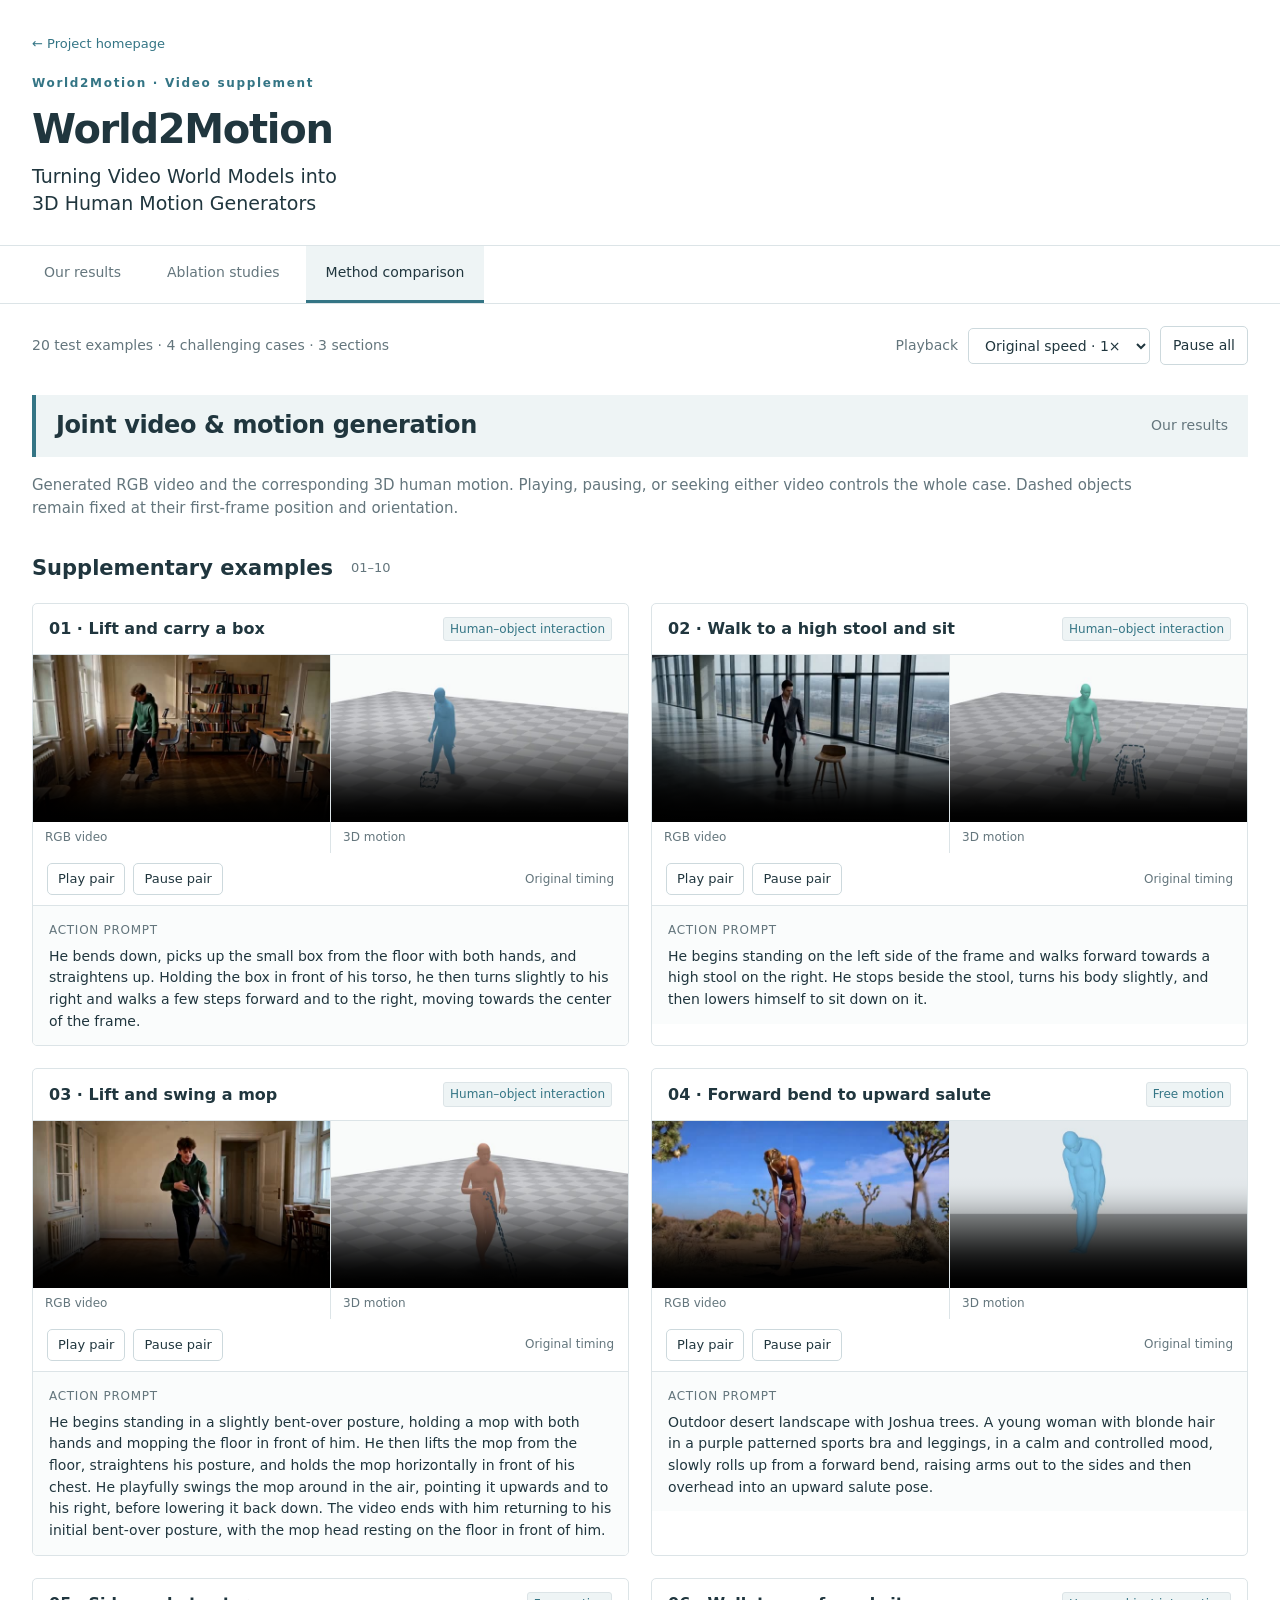
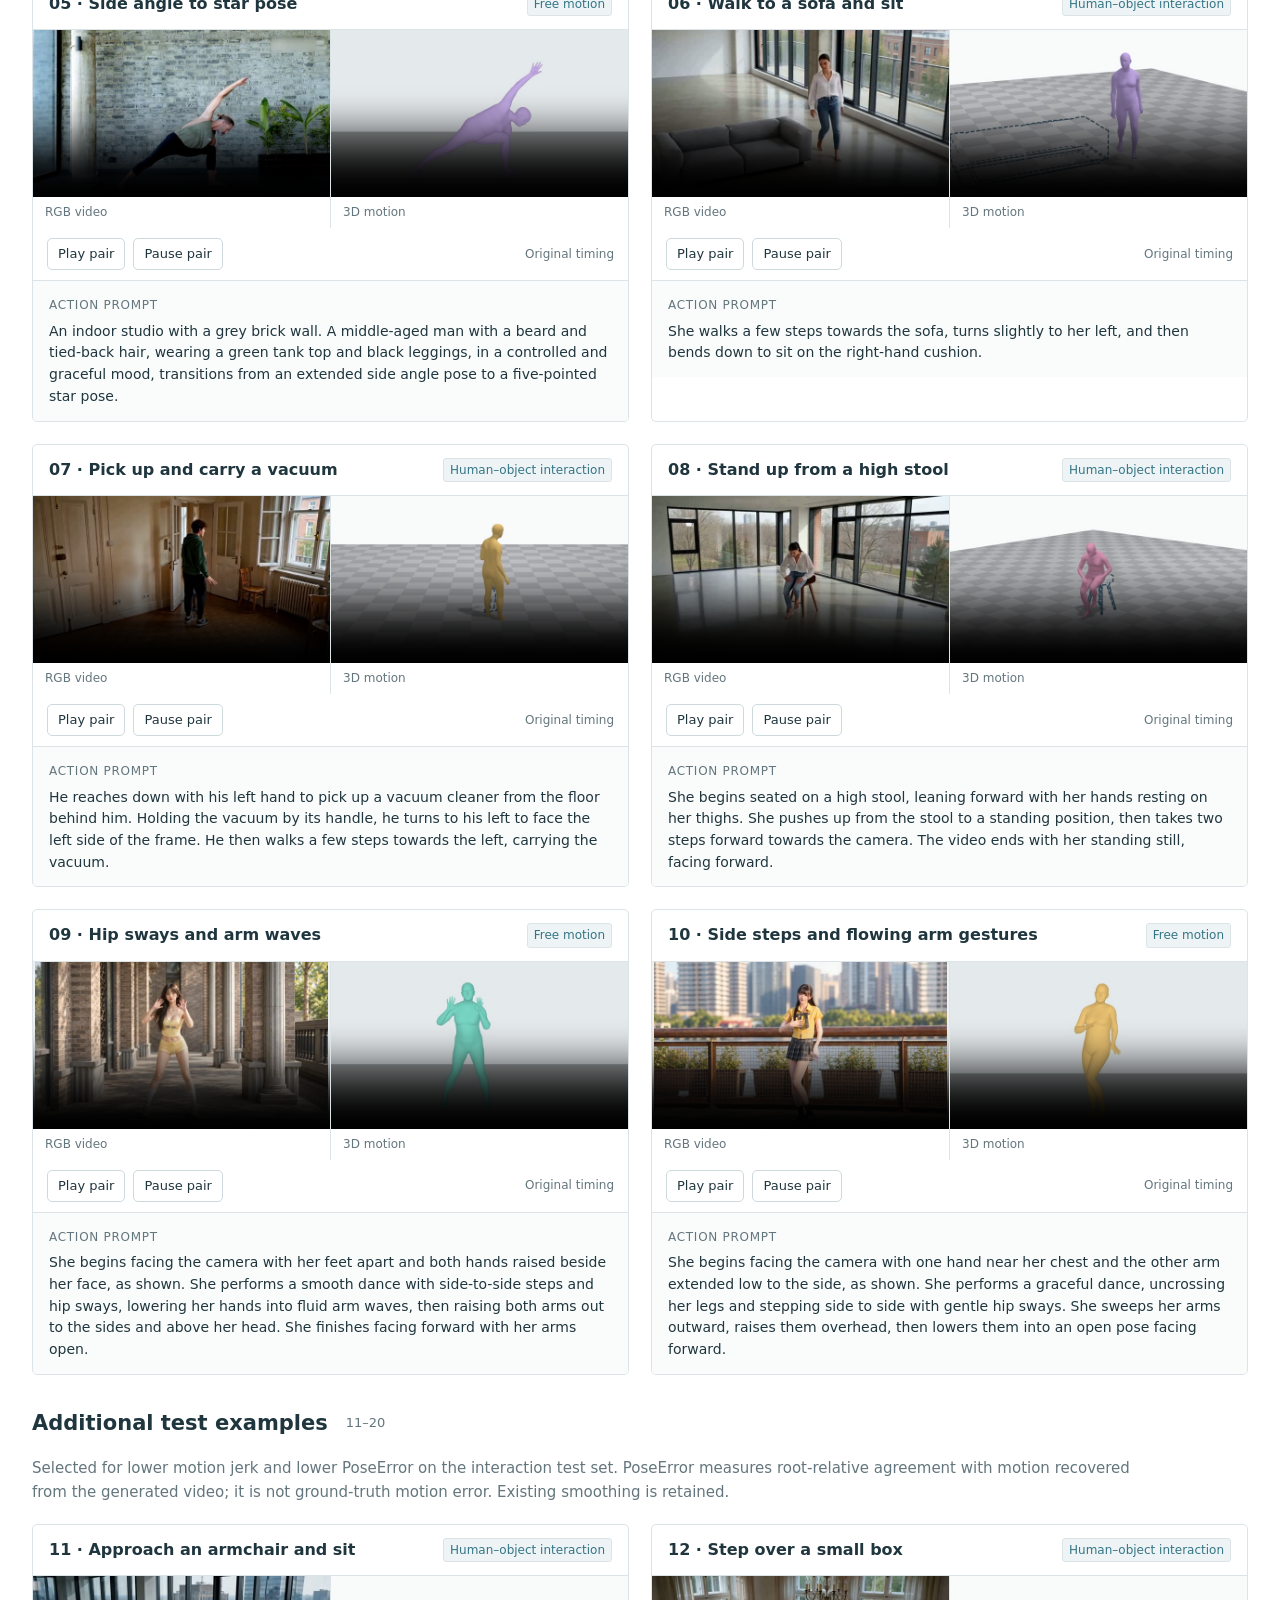
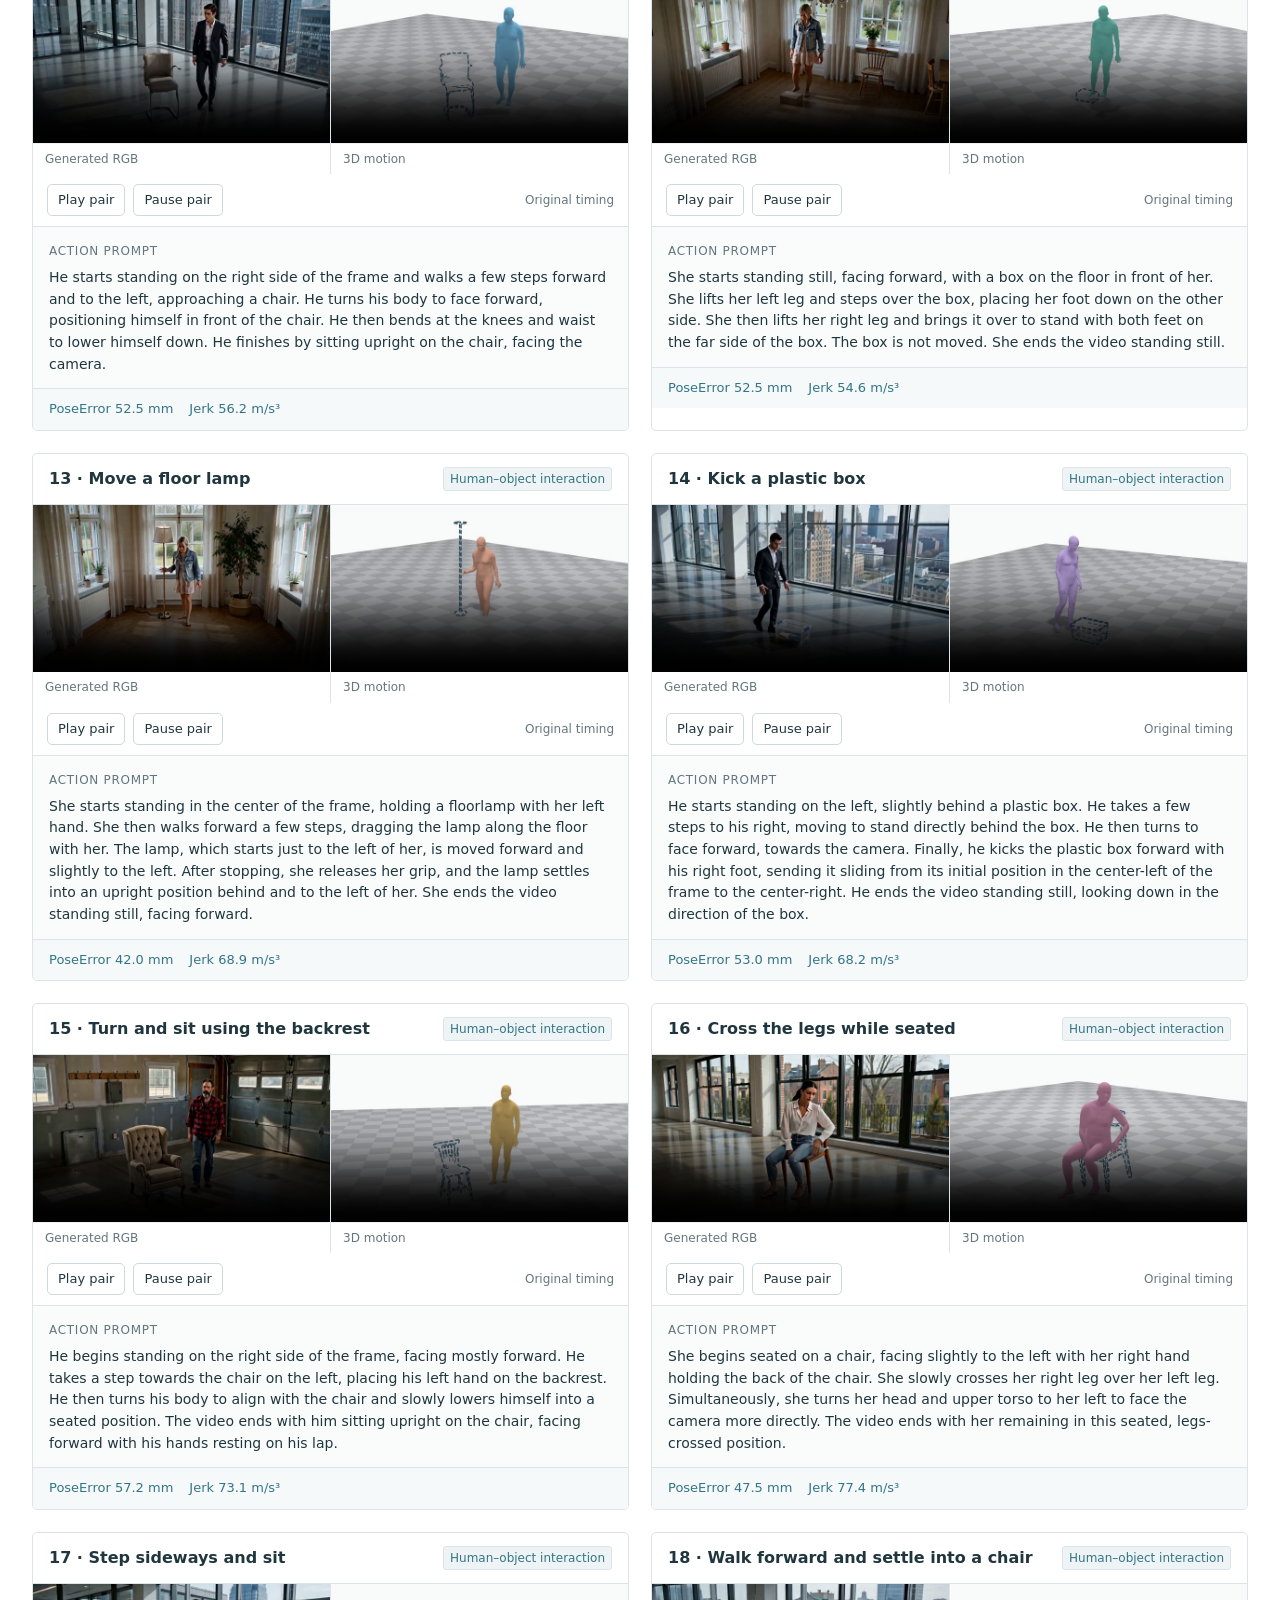
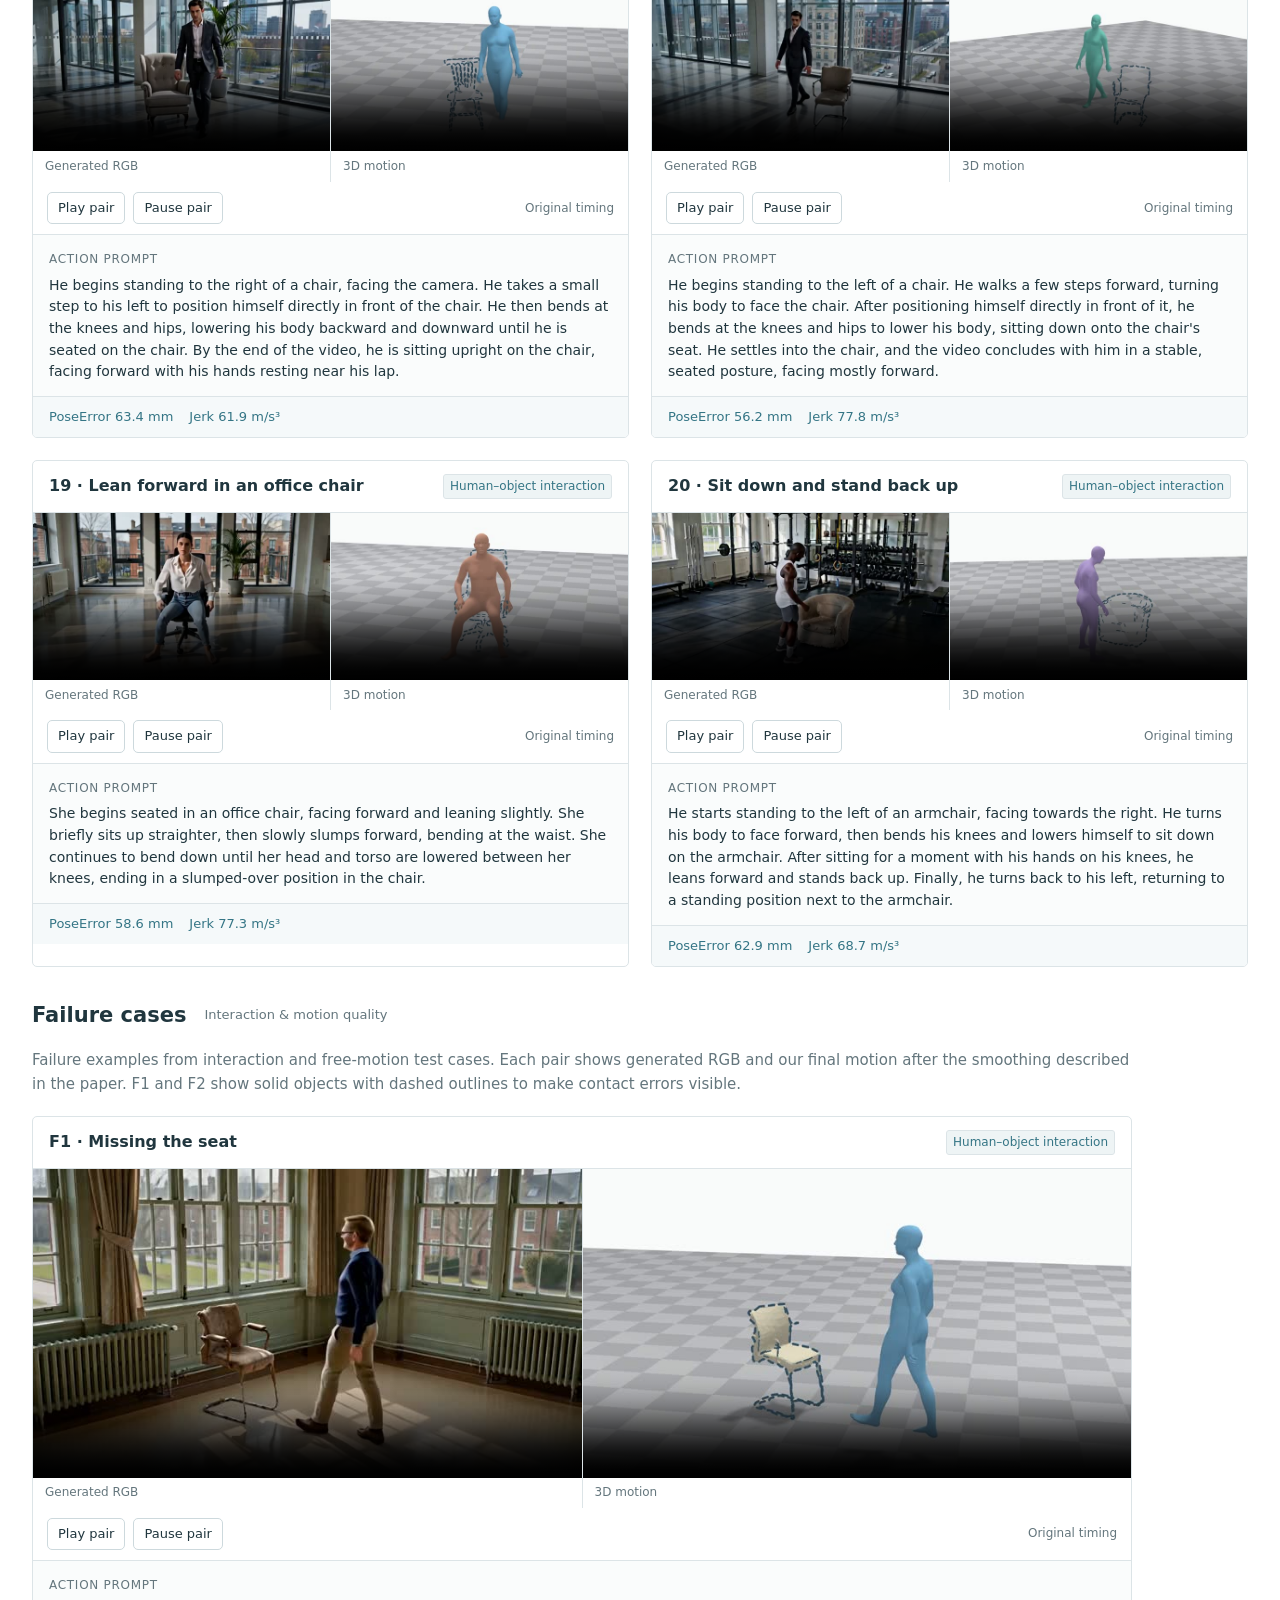
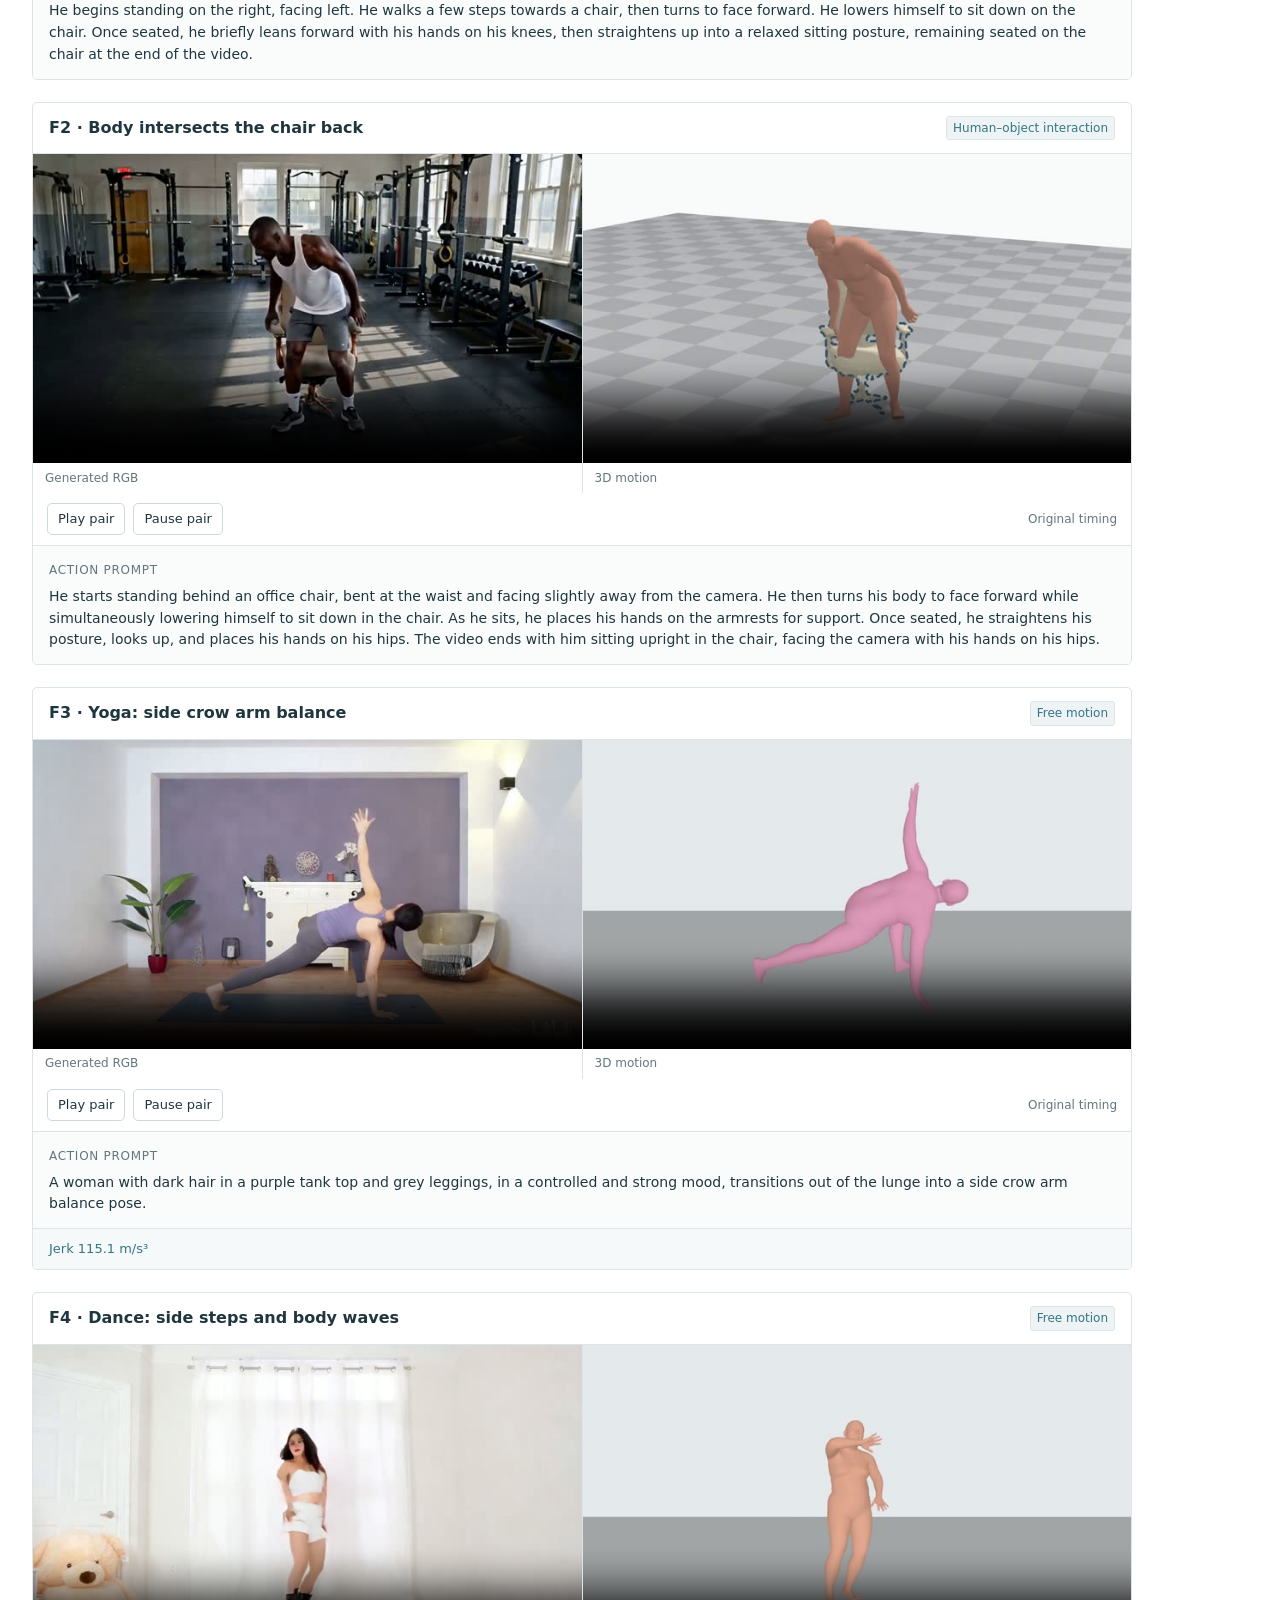
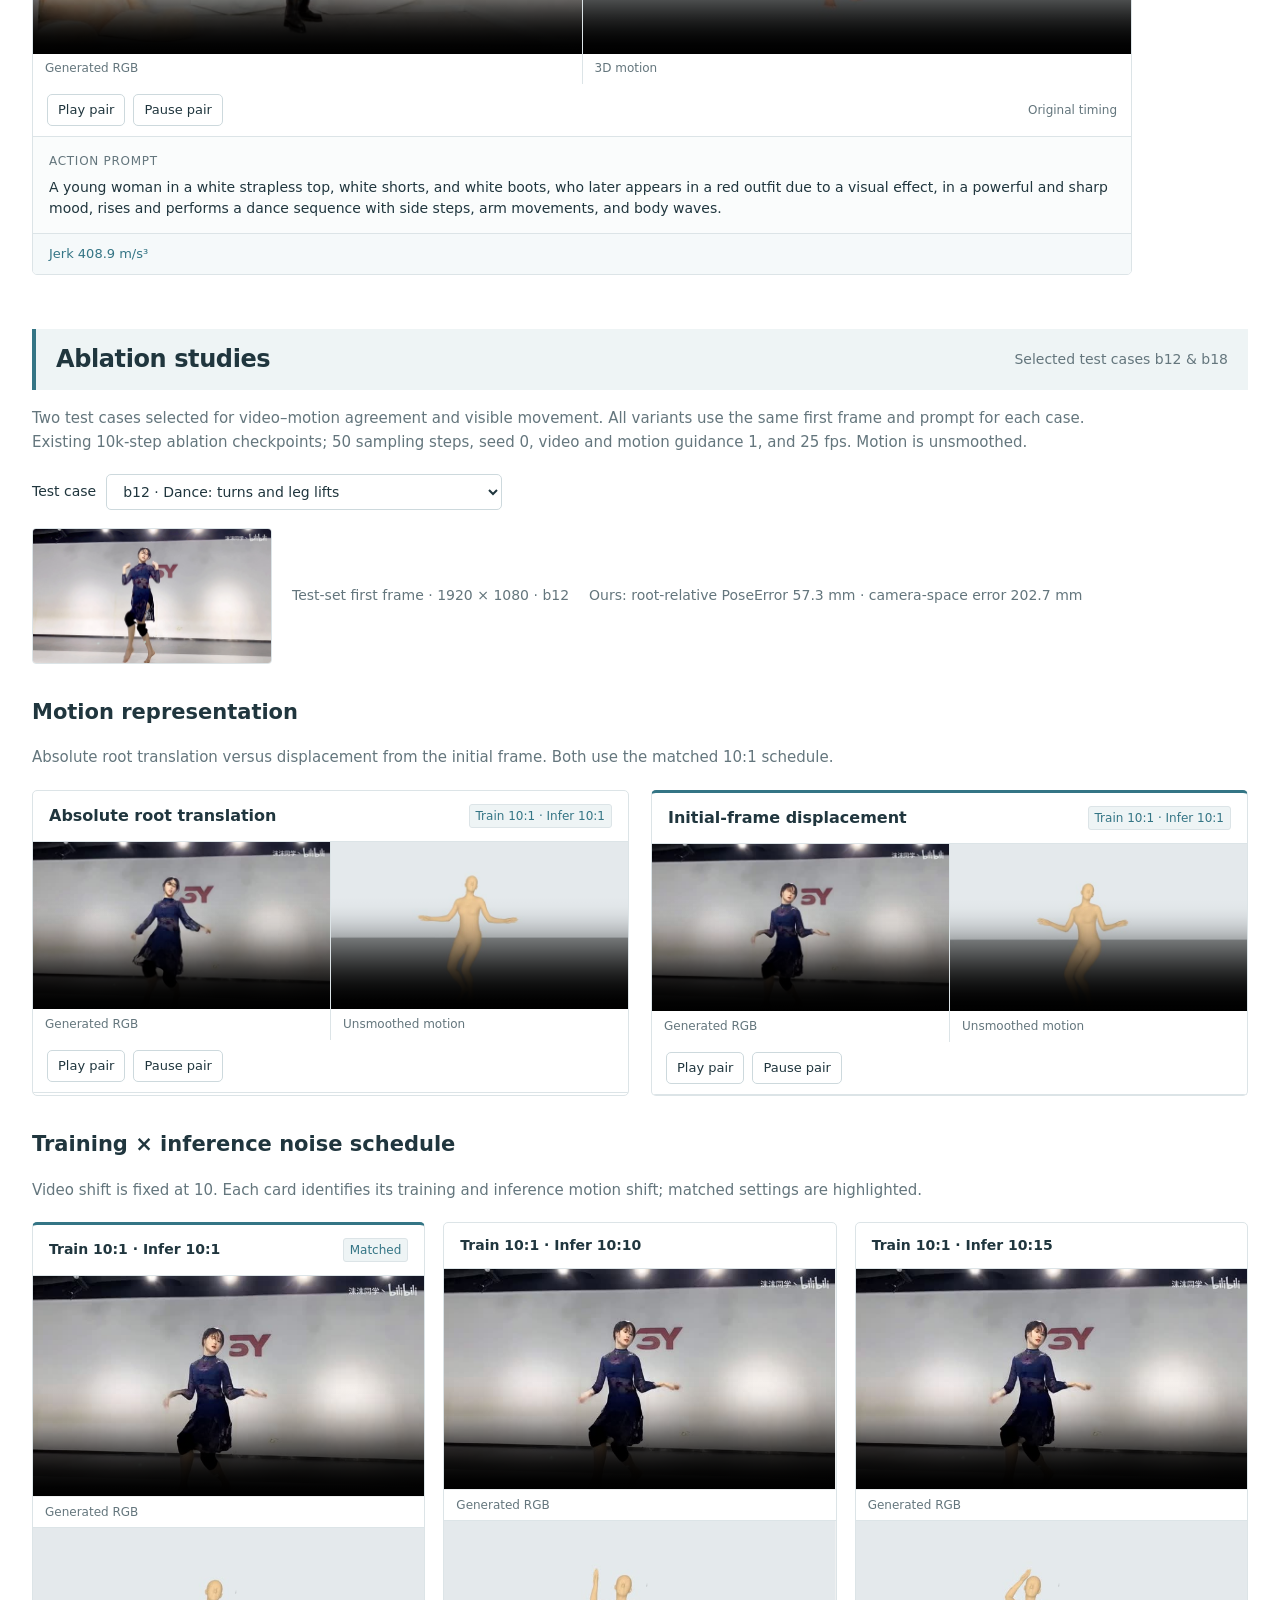
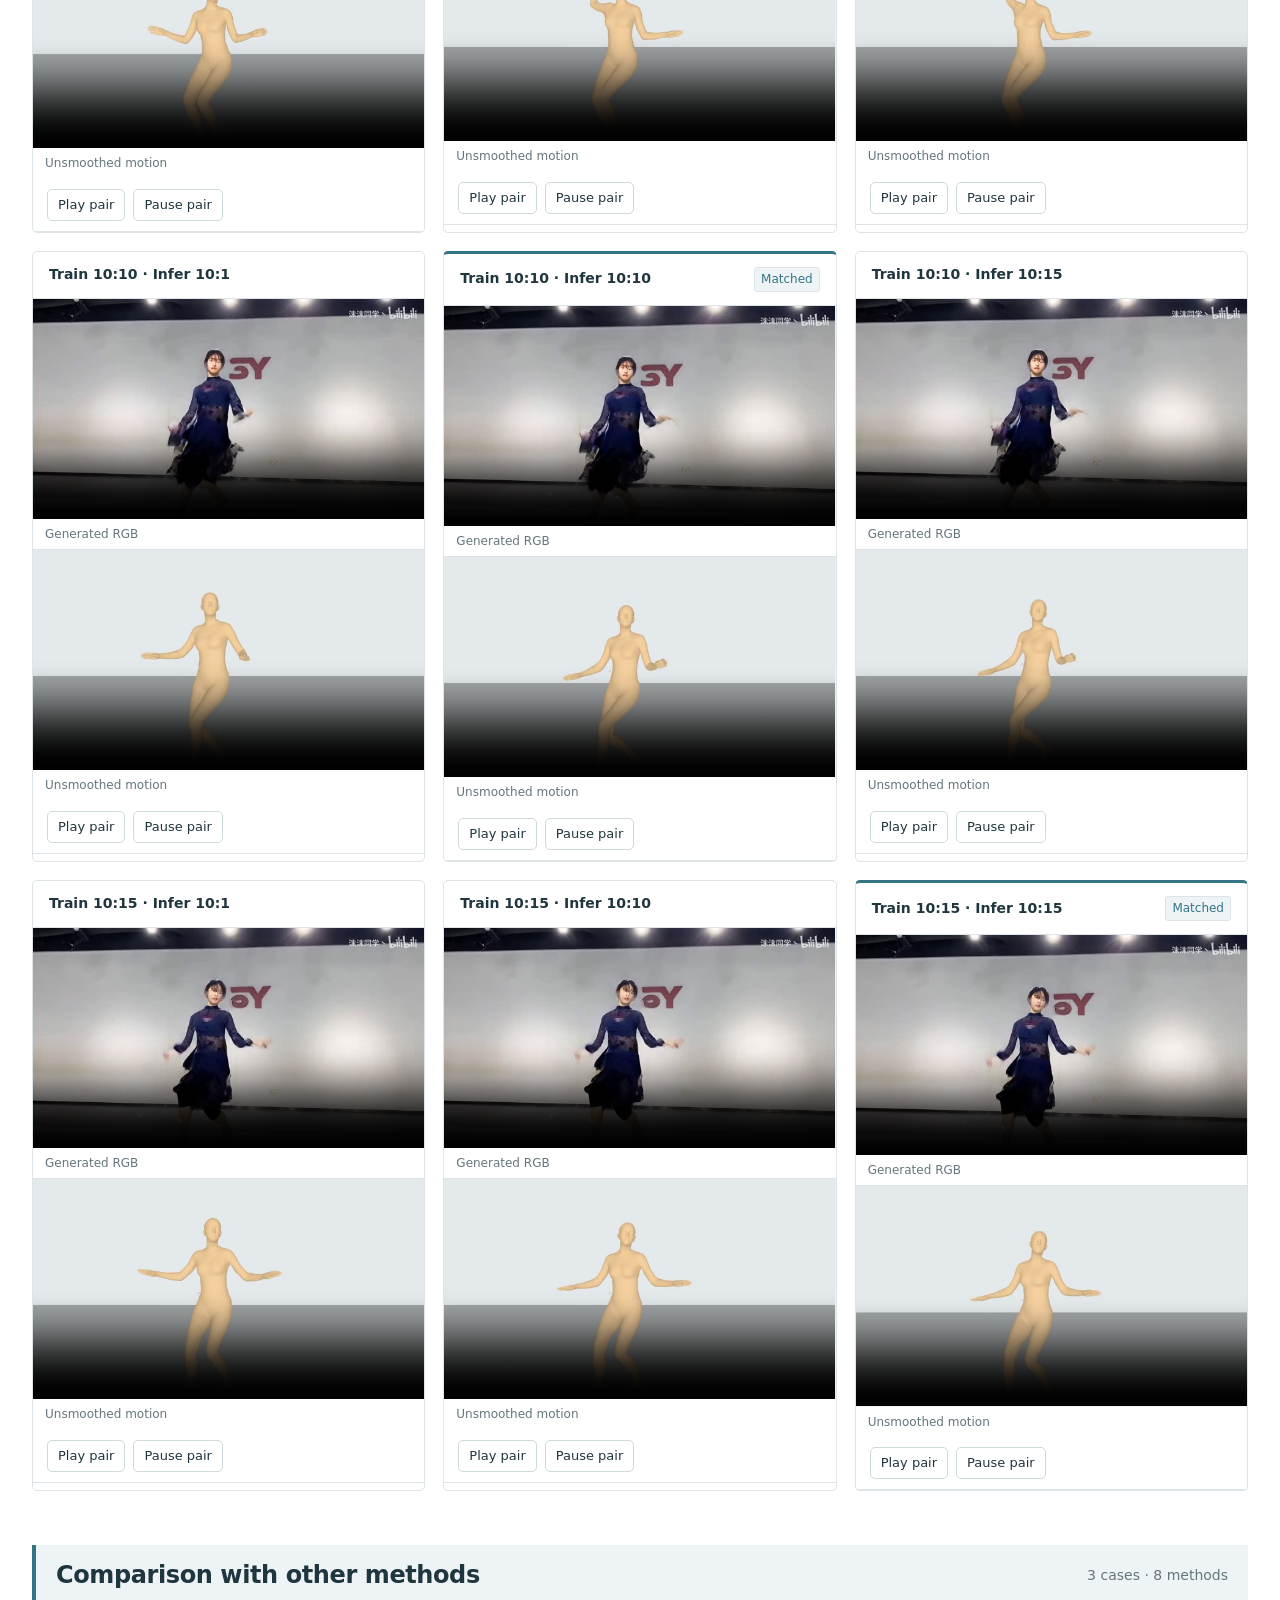
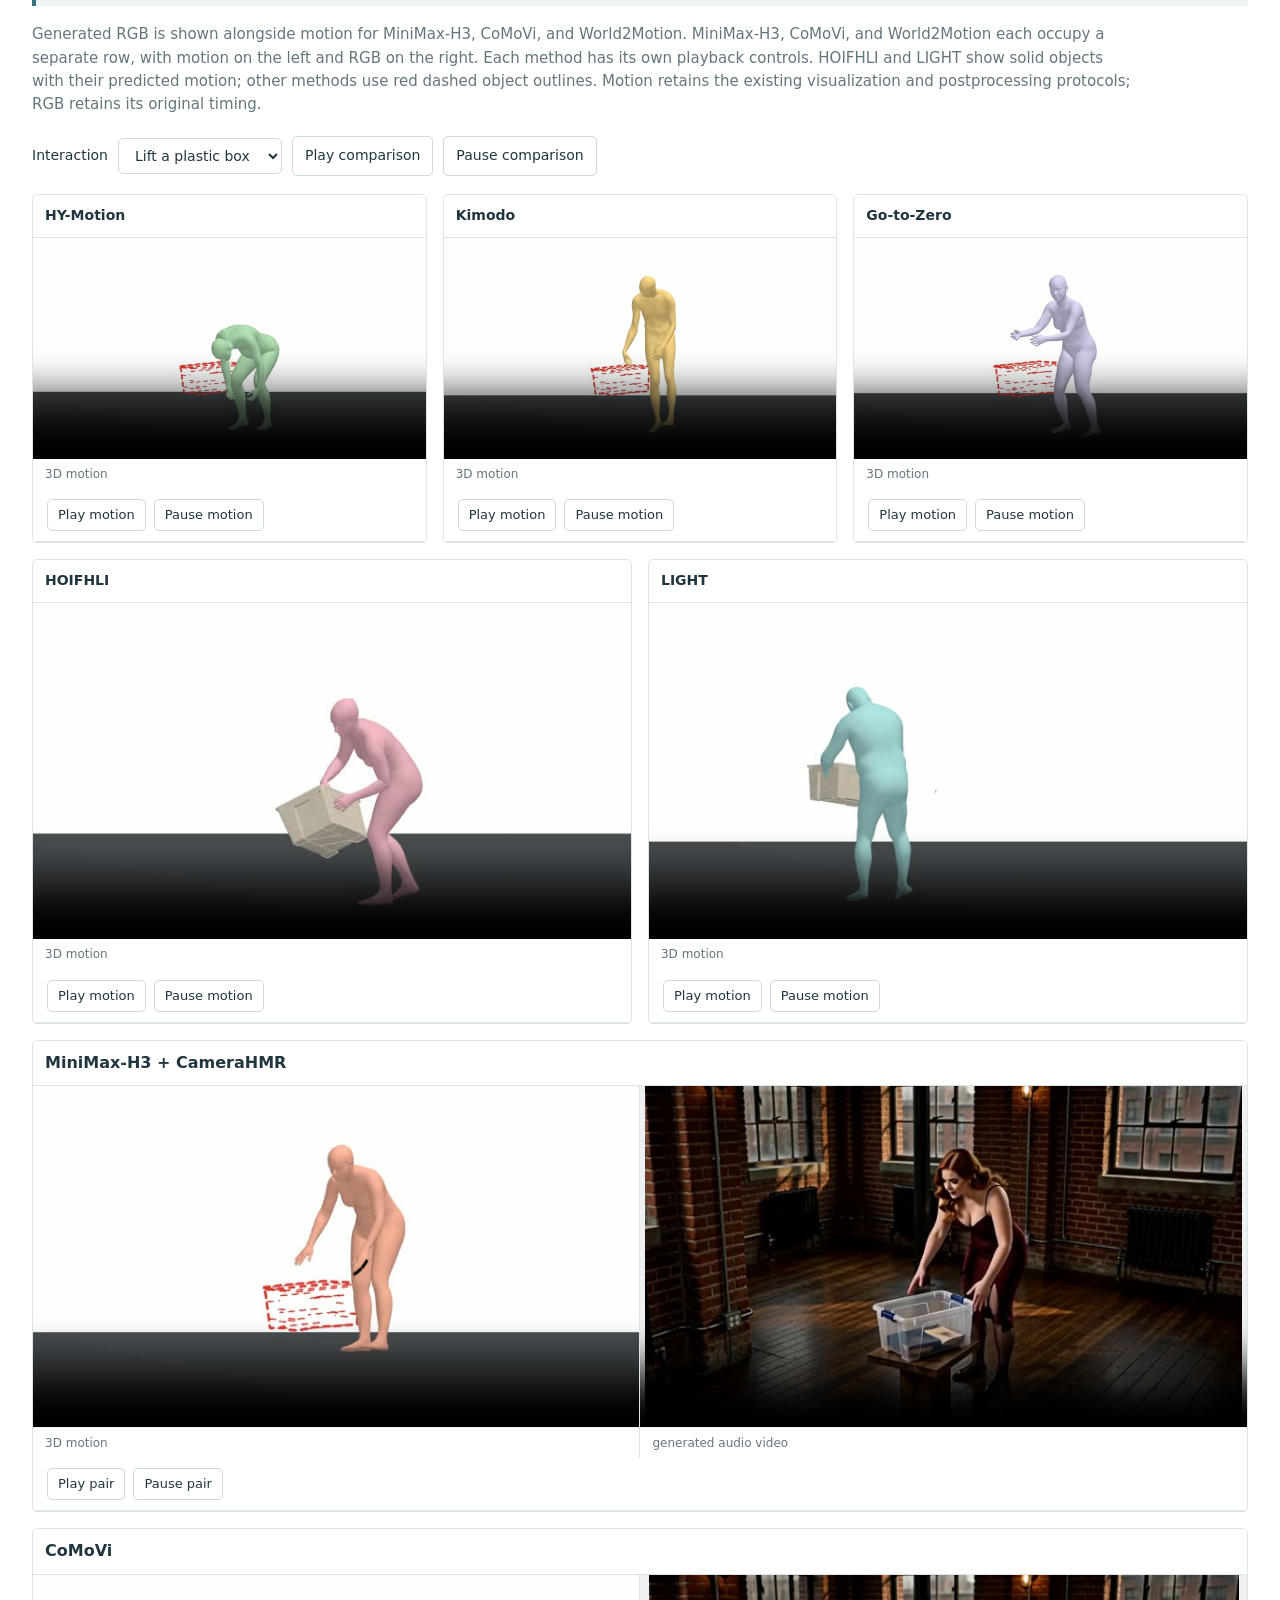
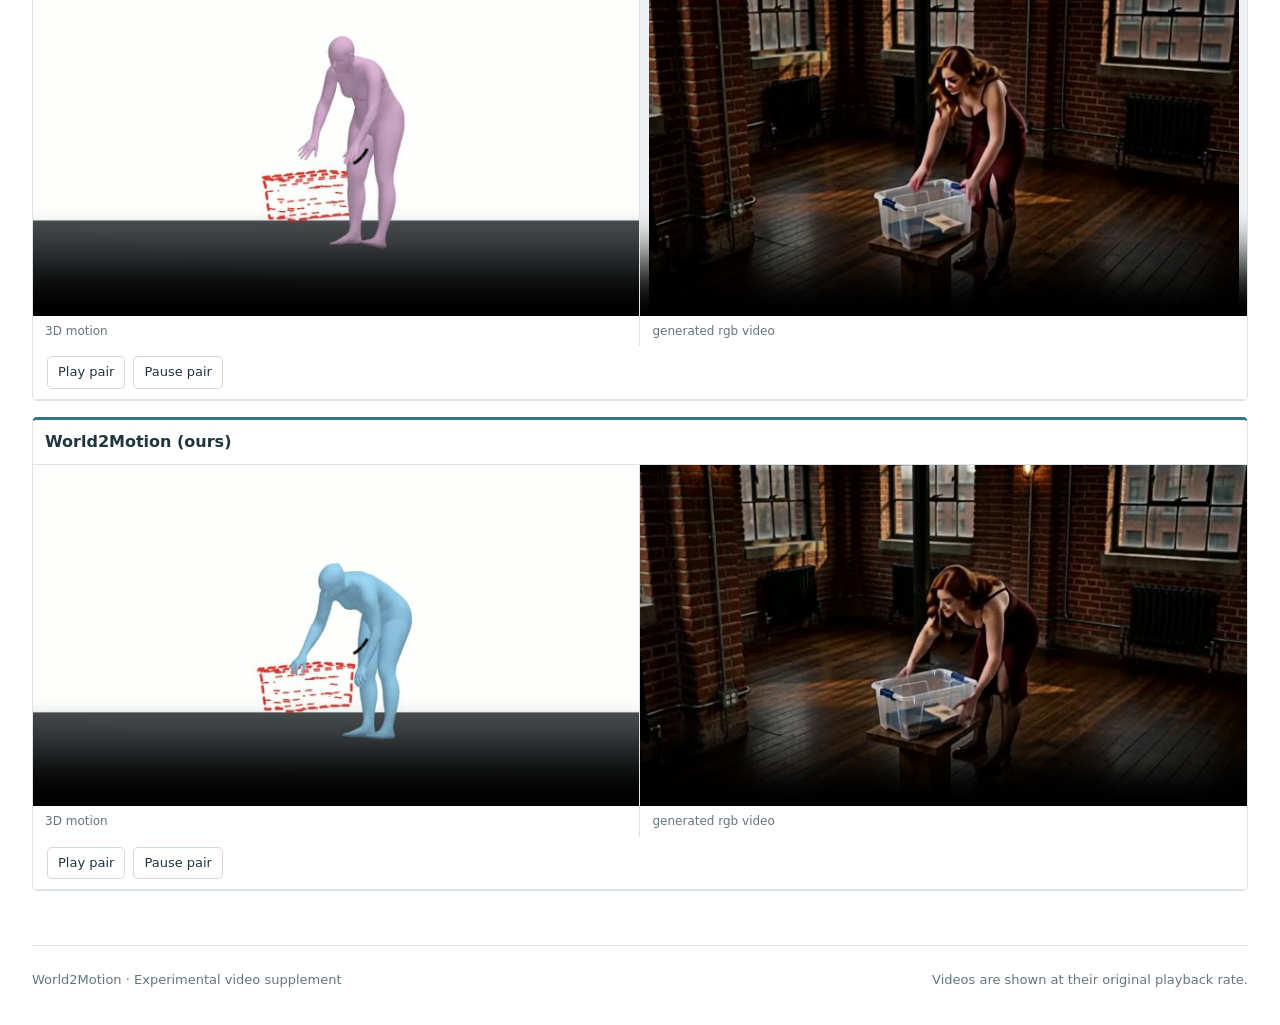
<file: supplementary/index.html>
<!doctype html>
<html lang="en"><head><meta charset="utf-8"><meta name="viewport" content="width=device-width, initial-scale=1"><title>World2Motion — Video Supplement</title><meta name="description" content="World2Motion experimental videos: joint video and 3D motion generation, method comparisons, and ablation studies."><link rel="icon" type="image/svg+xml" href="data:image/svg+xml,%3Csvg xmlns='http://www.w3.org/2000/svg' viewBox='0 0 32 32'%3E%3Crect width='32' height='32' rx='7' fill='%232d6574'/%3E%3Cpath d='m7 10 4 13 5-9 5 9 4-13' fill='none' stroke='white' stroke-width='2.5'/%3E%3C/svg%3E"><style>:root{color-scheme:light;--ink:#20363e;--muted:#64767d;--accent:#347585;--line:#dce4e7;--wash:#eef4f5}*{box-sizing:border-box}html{scroll-behavior:auto;scroll-padding-top:75px}body{margin:0;background:#fff;color:var(--ink);font:16px/1.55 system-ui,-apple-system,BlinkMacSystemFont,"Segoe UI",sans-serif}.skip{position:absolute;left:20px;top:-80px;padding:10px;background:white;z-index:10}.skip:focus{top:10px}.heading{max-width:1480px;margin:auto;padding:34px 32px 27px}.eyebrow{font-size:12px;letter-spacing:.14em;font-weight:650;color:var(--accent)}h1{font-size:40px;line-height:1.1;letter-spacing:-1.3px;margin:12px 0}header p{font-size:19px;line-height:1.45;margin:0;max-width:1000px}nav{display:flex;gap:6px;padding:0 max(24px,calc((100vw - 1416px)/2));border-block:1px solid var(--line);overflow:auto;background:#fff}nav a{white-space:nowrap;color:var(--muted);padding:16px 20px;text-decoration:none;font-size:14px;border-bottom:3px solid transparent}nav a:hover,nav a.active{background:var(--wash);border-color:var(--accent);color:var(--ink)}main{max-width:1480px;margin:auto;padding:0 32px}.toolbar{display:flex;justify-content:space-between;align-items:center;gap:16px;margin:22px 0 30px;font-size:14px;color:var(--muted)}.toolbar>div,.controls{display:flex;align-items:center;gap:10px;flex-wrap:wrap}button,select,input{font:inherit;color:var(--ink);border:1px solid #cdd9dd;border-radius:5px;background:white;padding:8px 12px;font-size:14px}button{cursor:pointer}button:hover{background:var(--wash);border-color:var(--accent)}button:focus-visible,a:focus-visible,select:focus-visible,input:focus-visible,summary:focus-visible{outline:3px solid #e8a954;outline-offset:3px}section{margin:0 0 54px;scroll-margin-top:20px}.section-title{display:flex;align-items:center;justify-content:space-between;gap:16px;border-left:4px solid var(--accent);padding:15px 20px;background:var(--wash);margin-bottom:17px}.section-title h2{font-size:24px;font-weight:600;line-height:1.3;margin:0;letter-spacing:-.4px}.section-title>span{color:var(--muted);font-size:14px}.section-note{color:var(--muted);margin:0 0 20px;max-width:1100px;font-size:15px}.gallery{display:grid;grid-template-columns:repeat(2,minmax(0,1fr));gap:22px}.card{min-width:0;border:1px solid var(--line);border-radius:5px;overflow:hidden;background:#fff}.card-head{padding:13px 16px;display:flex;align-items:center;justify-content:space-between;gap:12px;border-bottom:1px solid var(--line)}.card h3{margin:0;font-size:16px;font-weight:600;line-height:1.4;overflow-wrap:anywhere}.tag{font-size:12px;white-space:nowrap;color:var(--accent);padding:2px 6px;background:var(--wash);border:1px solid var(--line);border-radius:3px}.pair{display:grid;grid-template-columns:1fr 1fr;gap:1px;background:var(--line)}figure{margin:0;min-width:0;background:#f4f6f7}figcaption{padding:6px 12px;font-size:12px;color:var(--muted);background:white}video{width:100%;display:block;aspect-ratio:16/9;background:#eef0f1;object-fit:contain}.card-actions{padding:10px 14px;border-bottom:1px solid var(--line);display:flex;gap:8px;align-items:center}.card-actions button{padding:5px 10px;font-size:13px}.card-actions span{font-size:12px;margin-left:auto;color:var(--muted)}.prompt{padding:13px 16px;font-size:14px;background:#fafcfc}.prompt p{margin:5px 0 0}.prompt summary{cursor:pointer;color:var(--muted);font-size:12px;letter-spacing:.04em}.prompt>span{color:var(--muted);font-size:12px;letter-spacing:.06em}.comparison-grid{display:grid;grid-template-columns:repeat(4,minmax(0,1fr));gap:16px}.comparison-grid .card-head{padding:11px 12px}.comparison-grid h3{font-size:14px}.comparison-grid .card.ours{border-top:3px solid var(--accent)}.controls{margin:18px 0;font-size:14px}.controls input{min-width:260px;flex:1;max-width:450px}#result-count{font-size:14px;color:var(--muted)}.load-more{display:block;margin:24px auto}.error{padding:12px;font-size:14px;background:#fff1e7;color:#824a22}.empty{padding:32px;background:var(--wash);grid-column:1/-1}.file-label{font-size:12px;color:var(--muted);padding:10px 12px;overflow-wrap:anywhere}footer{border-top:1px solid var(--line);padding:24px 0 35px;font-size:13px;color:var(--muted);display:flex;justify-content:space-between;gap:20px}@media(min-width:1700px){.heading{padding-top:44px}}@media(max-width:1000px){.comparison-grid{grid-template-columns:repeat(2,minmax(0,1fr))}.gallery{gap:16px}.pair{grid-template-columns:1fr}h1{font-size:34px}.section-title h2{font-size:21px}}@media(max-width:650px){main{padding:0 16px}.heading{padding:24px 16px}header p{font-size:16px}.desktop{display:none}nav{padding:0 8px}nav a{padding:12px;font-size:13px}.toolbar{align-items:flex-start;flex-direction:column}.gallery,.comparison-grid{grid-template-columns:1fr}.pair{grid-template-columns:1fr 1fr}.section-title{padding:13px}.section-title>span{display:none}.section-title h2{font-size:20px}footer{flex-direction:column}.controls input{min-width:0;width:100%}}@media(prefers-reduced-motion:reduce){html{scroll-behavior:auto}}
.subheading{font-size:21px;margin:32px 0 18px;display:flex;gap:18px;align-items:center}.subheading span{font-size:13px;color:var(--muted);font-weight:400}.metrics{display:flex;flex-wrap:wrap;gap:16px;border-top:1px solid var(--line);padding:10px 16px;font-size:13px;color:var(--accent);background:#f5f9fa}.schedule-grid{display:grid;grid-template-columns:repeat(3,minmax(0,1fr));gap:18px}.matched{border-top:3px solid var(--accent)}.schedule-grid .pair{grid-template-columns:1fr}.schedule-grid h3{font-size:14px}#ablation-input{display:flex;align-items:center;gap:20px;color:var(--muted);font-size:14px}#ablation-input img{width:240px;border-radius:4px;border:1px solid var(--line)}#failures .pair{grid-template-columns:repeat(2,minmax(0,1fr))}#failures{grid-template-columns:1fr}#failures .card{max-width:1100px}@media(max-width:700px){.schedule-grid{grid-template-columns:1fr}.schedule-grid .pair{grid-template-columns:1fr 1fr}#ablation-input{flex-direction:column;align-items:flex-start}#failures .pair{grid-template-columns:1fr}.subheading{font-size:19px;flex-wrap:wrap}}

@media(min-width:651px){.comparison-grid{grid-template-columns:repeat(2,minmax(0,1fr))}}.comparison-grid .pair{grid-template-columns:1fr 1fr}

.comparison-grid{grid-template-columns:repeat(6,minmax(0,1fr))}.comparison-grid .motion-method{grid-column:span 2}.comparison-grid .interaction-method{grid-column:span 3}.comparison-grid [data-method="hoifhli"]{grid-column:1 / span 3}.comparison-grid .video-method{grid-column:1 / -1}.comparison-grid .video-method h3{font-size:16px}.comparison-grid .video-method .pair{grid-template-columns:repeat(2,minmax(0,1fr))}@media(max-width:850px){.comparison-grid{grid-template-columns:repeat(2,minmax(0,1fr))}.comparison-grid .motion-method,.comparison-grid .interaction-method{grid-column:span 1}.comparison-grid [data-method="motionmillion"]{grid-column:1/-1}.comparison-grid [data-method="hoifhli"]{grid-column:1}.comparison-grid [data-method="light"]{grid-column:2}}
</style></head>
<body><a class="skip" href="#gallery">Skip to videos</a><header><div class="heading"><a href="../" style="display:block;margin-bottom:16px;color:#347585;font-size:13px;text-decoration:none">← Project homepage</a><span class="eyebrow">World2Motion · Video supplement</span><h1>World2Motion</h1><p>Turning Video World Models into<br class="desktop"> 3D Human Motion Generators</p></div><nav aria-label="Video sections"><a href="#gallery">Our results</a><a href="#ablation">Ablation studies</a><a href="#comparison">Method comparison</a></nav></header>
<main><div class="toolbar"><span id="summary"></span><div><label for="speed">Playback</label><select id="speed"><option value="0.5">0.5×</option><option value="1" selected>Original speed · 1×</option><option value="2">2×</option></select><button id="pause">Pause all</button></div></div>
<section id="gallery"><div class="section-title"><h2>Joint video &amp; motion generation</h2><span>Our results</span></div><p class="section-note">Generated RGB video and the corresponding 3D human motion. Playing, pausing, or seeking either video controls the whole case. Dashed objects remain fixed at their first-frame position and orientation.</p><h3 class="subheading">Supplementary examples <span>01–10</span></h3><div id="featured" class="gallery"></div><h3 class="subheading">Additional test examples <span>11–20</span></h3><p class="section-note">Selected for lower motion jerk and lower PoseError on the interaction test set. PoseError measures root-relative agreement with motion recovered from the generated video; it is not ground-truth motion error. Existing smoothing is retained.</p><div id="additional" class="gallery"></div><h3 class="subheading">Failure cases <span>Interaction &amp; motion quality</span></h3><p class="section-note">Failure examples from interaction and free-motion test cases. Each pair shows generated RGB and our final motion after the smoothing described in the paper. F1 and F2 show solid objects with dashed outlines to make contact errors visible.</p><div id="failures" class="gallery"></div></section>
<section id="ablation"><div class="section-title"><h2>Ablation studies</h2><span>Selected test cases b12 &amp; b18</span></div><p class="section-note">Two test cases selected for video–motion agreement and visible movement. All variants use the same first frame and prompt for each case. Existing 10k-step ablation checkpoints; 50 sampling steps, seed 0, video and motion guidance 1, and 25 fps. Motion is unsmoothed.</p><div class="controls"><label for="ablation-case">Test case</label><select id="ablation-case"></select></div><div id="ablation-input"></div><h3 class="subheading">Motion representation</h3><p class="section-note">Absolute root translation versus displacement from the initial frame. Both use the matched 10:1 schedule.</p><div id="representation" class="gallery"></div><h3 class="subheading">Training × inference noise schedule</h3><p class="section-note">Video shift is fixed at 10. Each card identifies its training and inference motion shift; matched settings are highlighted.</p><div id="schedule" class="schedule-grid"></div></section>
<section id="comparison"><div class="section-title"><h2>Comparison with other methods</h2><span>3 cases · 8 methods</span></div><p class="section-note">Generated RGB is shown alongside motion for MiniMax-H3, CoMoVi, and World2Motion. MiniMax-H3, CoMoVi, and World2Motion each occupy a separate row, with motion on the left and RGB on the right. Each method has its own playback controls. HOIFHLI and LIGHT show solid objects with their predicted motion; other methods use red dashed object outlines. Motion retains the existing visualization and postprocessing protocols; RGB retains its original timing.</p><div class="controls"><label for="case-select">Interaction</label><select id="case-select"><option value="case1">Lift a plastic box</option><option value="case2">Chair interaction</option><option value="case3">Sofa interaction</option></select><button id="compare-play">Play comparison</button><button id="compare-pause">Pause comparison</button></div><div id="comparisons" class="comparison-grid"></div></section>
<footer>World2Motion · Experimental video supplement<span>Videos are shown at their original playback rate.</span></footer></main><script>window.DATA={"featured": [{"id": "omomo_sub17_smallbox_042_c00__male", "title": "Lift and carry a box", "prompt": "He bends down, picks up the small box from the floor with both hands, and straightens up. Holding the box in front of his torso, he then turns slightly to his right and walks a few steps forward and to the right, moving towards the center of the frame.", "fullPrompt": "Locked-off static camera on a fixed tripod. The camera does not move at all: no pan, no tilt, no zoom, no dolly, no tracking, no handheld shake. A single wide full-body shot of the scene. The scene is an empty student apartment room with parquet floor and plain cream walls. In the scene there is a small brown cardboard box. The person is a college-age man with curly brown hair, wearing a green hoodie, black joggers and sneakers. He starts standing on the left, next to a smallbox on the floor. He bends down, picks up the smallbox from the floor with both hands, and straightens up. Holding the box in front of his torso, he then turns slightly to his right and walks a few steps forward and to the right, moving towards the center of the frame. He ends the video standing and holding the box. The camera stays completely static and fixed for the whole take, and the person's full body stays entirely within the frame from start to finish. One continuous shot, photorealistic.", "interaction": true, "streams": [{"label": "RGB video", "asset": "1b5d26b9305440ec5131"}, {"label": "3D motion", "asset": "f35382d9f56eecc43795"}], "objectRendering": "Fixed first-frame object", "bodyModel": "SMPL-X", "bodyColor": [0.18, 0.48, 0.73], "number": "01"}, {"id": "samp_highstool008_i00__male", "title": "Walk to a high stool and sit", "prompt": "He begins standing on the left side of the frame and walks forward towards a high stool on the right. He stops beside the stool, turns his body slightly, and then lowers himself to sit down on it.", "fullPrompt": "Locked-off static camera on a fixed tripod. The camera does not move at all: no pan, no tilt, no zoom, no dolly, no tracking, no handheld shake. A single wide full-body shot of the scene. The scene is an empty modern office space with a gray stone floor and floor-to-ceiling windows. In the scene there is a tall wooden bar stool. The person is a sharp young man with neatly combed dark hair, wearing a charcoal business suit with an open collar. He begins standing on the left side of the frame and walks forward towards a high stool on the right. He stop beside the stool, turn his body slightly, and then lower himself to sit down on it. After sitting, he lift his right leg and cross it over his left leg. The video ends with he sitting on the stool in this crossed-leg posture. The camera stays completely static and fixed for the whole take, and the person's full body stays entirely within the frame from start to finish. One continuous shot, photorealistic.", "interaction": true, "streams": [{"label": "RGB video", "asset": "3d2a110b50bf84d6687c"}, {"label": "3D motion", "asset": "a495621288cc950a6fd4"}], "objectRendering": "Fixed first-frame object", "bodyModel": "SMPL-X", "bodyColor": [0.16, 0.58, 0.49], "number": "02"}, {"id": "omomo_sub9_mop_040_c00__male", "title": "Lift and swing a mop", "prompt": "He begins standing in a slightly bent-over posture, holding a mop with both hands and mopping the floor in front of him. He then lifts the mop from the floor, straightens his posture, and holds the mop horizontally in front of his chest. He playfully swings the mop around in the air, pointing it upwards and to his right, before lowering it back down. The video ends with him returning to his initial bent-over posture, with the mop head resting on the floor in front of him.", "fullPrompt": "Locked-off static camera on a fixed tripod. The camera does not move at all: no pan, no tilt, no zoom, no dolly, no tracking, no handheld shake. A single wide full-body shot of the scene. The scene is an empty student apartment room with parquet floor and plain cream walls. In the scene there is a household flat mop with a metal handle. The person is a college-age man with curly brown hair, wearing a green hoodie, black joggers and sneakers. He begins standing in a slightly bent-over posture, holding a mop with both hands and mopping the floor in front of him. He then lifts the mop from the floor, straightens his posture, and holds the mop horizontally in front of his chest. He playfully swings the mop around in the air, pointing it upwards and to his right, before lowering it back down. The video ends with him returning to his initial bent-over posture, with the mop head resting on the floor in front of him. The camera stays completely static and fixed for the whole take, and the person's full body stays entirely within the frame from start to finish. One continuous shot, photorealistic.", "interaction": true, "streams": [{"label": "RGB video", "asset": "45d848f1a136da9b7834"}, {"label": "3D motion", "asset": "754a2b68361637eaa838"}], "objectRendering": "Fixed first-frame object", "bodyModel": "SMPL-X", "bodyColor": [0.68, 0.34, 0.24], "displayPrompt": "He begins standing in a slightly bent-over posture, holding a mop with both hands and mopping the floor in front of him. He then lifts the mop from the floor, straightens his posture, and holds the mop horizontally in front of his chest. He playfully swings the mop around in the air, pointing it upwards and to his right, before lowering it back down. The video ends with him returning to his initial bent-over posture, with the mop head resting on the floor in front of him.", "number": "03"}, {"id": "bili_BV1k44y1o72z_BV1k44y1o72z_s0028_g00", "title": "Forward bend to upward salute", "prompt": "Outdoor desert landscape with Joshua trees. A young woman with blonde hair in a purple patterned sports bra and leggings, in a calm and controlled mood, slowly rolls up from a forward bend, raising arms out to the sides and then overhead into an upward salute pose.", "fullPrompt": "Locked-off static camera on a fixed tripod. The camera does not move at all: no pan, no tilt, no zoom, no dolly, no tracking, no handheld shake. A single wide full-body shot. The person's entire body, from the top of the head to the feet, stays completely inside the frame at every moment, never cropped and never leaving the frame. The scene is open so that nothing ever blocks or occludes any part of the body; the full figure stays visible and unobstructed the whole time. Outdoor desert landscape with Joshua trees. A young woman with blonde hair in a purple patterned sports bra and leggings, in a calm and controlled mood, slowly rolls up from a forward bend, raising arms out to the sides and then overhead into an upward salute pose. The camera stays completely static and fixed for the whole 5-second take, and the person's full body stays entirely within the frame and never occluded from start to finish. One continuous shot, natural lighting, photorealistic.", "interaction": false, "streams": [{"label": "RGB video", "asset": "8813faba0df54008dfcf"}, {"label": "3D motion", "asset": "712c220f35c470c48be8"}], "bodyModel": "SMPL-X", "bodyColor": [0.18, 0.48, 0.73], "displayPrompt": "Outdoor desert landscape with Joshua trees. A young woman with blonde hair in a purple patterned sports bra and leggings, in a calm and controlled mood, slowly rolls up from a forward bend, raising arms out to the sides and then overhead into an upward salute pose.", "number": "04"}, {"id": "bili_BV1Af4y1y7NK_BV1Af4y1y7NK_s0127_g00", "title": "Side angle to star pose", "prompt": "An indoor studio with a grey brick wall. A middle-aged man with a beard and tied-back hair, wearing a green tank top and black leggings, in a controlled and graceful mood, transitions from an extended side angle pose to a five-pointed star pose.", "fullPrompt": "Locked-off static camera on a fixed tripod. The camera does not move at all: no pan, no tilt, no zoom, no dolly, no tracking, no handheld shake. A single wide full-body shot. The person's entire body, from the top of the head to the feet, stays completely inside the frame at every moment, never cropped and never leaving the frame. The scene is open so that nothing ever blocks or occludes any part of the body; the full figure stays visible and unobstructed the whole time. An indoor studio with a grey brick wall. A middle-aged man with a beard and tied-back hair, wearing a green tank top and black leggings, in a controlled and graceful mood, transitions from an extended side angle pose to a five-pointed star pose. The camera stays completely static and fixed for the whole 5-second take, and the person's full body stays entirely within the frame and never occluded from start to finish. One continuous shot, natural lighting, photorealistic.", "interaction": false, "streams": [{"label": "RGB video", "asset": "21a6c825d309043b0b20"}, {"label": "3D motion", "asset": "0d5cbe2025d34f858924"}], "bodyModel": "SMPL-X", "bodyColor": [0.49, 0.35, 0.7], "displayPrompt": "An indoor studio with a grey brick wall. A middle-aged man with a beard and tied-back hair, wearing a green tank top and black leggings, in a controlled and graceful mood, transitions from an extended side angle pose to a five-pointed star pose.", "number": "05"}, {"id": "samp_sofa010_i00__female", "title": "Walk to a sofa and sit", "prompt": "She walks a few steps towards the sofa, turns slightly to her left, and then bends down to sit on the right-hand cushion.", "fullPrompt": "Locked-off static camera on a fixed tripod. The camera does not move at all: no pan, no tilt, no zoom, no dolly, no tracking, no handheld shake. A single wide full-body shot of the scene. The scene is a spacious empty apartment with polished concrete floor and floor-to-ceiling windows. In the scene there is a two-seat fabric sofa. The person is a pretty young woman with a sleek dark ponytail and freckles, wearing a white blouse tucked into high-waisted jeans. She starts standing to the right of the sofa. She walks a few steps towards the sofa, turns slightly to her left, and then bends down to sit on the right-hand cushion. After sitting, she leans back, resting her left arm along the top of the backrest, and crosses her right leg over her left. She remains in this relaxed, seated position for the rest of the video. The camera stays completely static and fixed for the whole take, and the person's full body stays entirely within the frame from start to finish. One continuous shot, photorealistic.", "interaction": true, "streams": [{"label": "RGB video", "asset": "a7686a34d4db60bf7dd3"}, {"label": "3D motion", "asset": "31771cb5221b41898559"}], "objectRendering": "Fixed first-frame object", "bodyModel": "SMPL-X", "bodyColor": [0.49, 0.35, 0.7], "number": "06"}, {"id": "omomo_sub13_vacuum_005_c00__male", "title": "Pick up and carry a vacuum", "prompt": "He reaches down with his left hand to pick up a vacuum cleaner from the floor behind him. Holding the vacuum by its handle, he turns to his left to face the left side of the frame. He then walks a few steps towards the left, carrying the vacuum.", "fullPrompt": "Locked-off static camera on a fixed tripod. The camera does not move at all: no pan, no tilt, no zoom, no dolly, no tracking, no handheld shake. A single wide full-body shot of the scene. The scene is an empty student apartment room with parquet floor and plain cream walls. In the scene there is an upright cordless vacuum cleaner. The person is a college-age man with curly brown hair, wearing a green hoodie, black joggers and sneakers. He begins standing in the center of the frame, facing slightly away from the camera. He reaches down with his left hand to pick up a vacuum cleaner from the floor behind him. Holding the vacuum by its handle, he turns to his left to face the left side of the frame. He then walks a few steps towards the left, carrying the vacuum. He comes to a stop on the left side of the frame, standing still while holding the vacuum, which is resting on the floor. The camera stays completely static and fixed for the whole take, and the person's full body stays entirely within the frame from start to finish. One continuous shot, photorealistic.", "interaction": true, "streams": [{"label": "RGB video", "asset": "c94358814cd21d9851b8"}, {"label": "3D motion", "asset": "6f85dd49bec2e689e6ec"}], "objectRendering": "Fixed first-frame object", "bodyModel": "SMPL-X", "bodyColor": [0.74, 0.48, 0.15], "number": "07"}, {"id": "samp_highstool006_i01__female", "title": "Stand up from a high stool", "prompt": "She begins seated on a high stool, leaning forward with her hands resting on her thighs. She pushes up from the stool to a standing position, then takes two steps forward towards the camera. The video ends with her standing still, facing forward.", "fullPrompt": "Locked-off static camera on a fixed tripod. The camera does not move at all: no pan, no tilt, no zoom, no dolly, no tracking, no handheld shake. A single wide full-body shot of the scene. The scene is a spacious empty apartment with polished concrete floor and floor-to-ceiling windows. In the scene there is a tall wooden bar stool. The person is a pretty young woman with a sleek dark ponytail and freckles, wearing a white blouse tucked into high-waisted jeans. She begins seated on a high stool, leaning forward with her hands resting on her thighs. She pushes up from the stool to a standing position, then takes two steps forward towards the camera. The video ends with her standing still, facing forward. The camera stays completely static and fixed for the whole take, and the person's full body stays entirely within the frame from start to finish. One continuous shot, photorealistic.", "interaction": true, "streams": [{"label": "RGB video", "asset": "9462559ac02bbbd9df55"}, {"label": "3D motion", "asset": "14400a7cf95666cb752a"}], "objectRendering": "Fixed first-frame object", "bodyModel": "SMPL-X", "bodyColor": [0.65, 0.28, 0.43], "number": "08"}, {"id": "dance09", "title": "Hip sways and arm waves", "prompt": "She begins facing the camera with her feet apart and both hands raised beside her face, as shown. She performs a smooth dance with side-to-side steps and hip sways, lowering her hands into fluid arm waves, then raising both arms out to the sides and above her head. She finishes facing forward with her arms open.", "fullPrompt": "Locked-off static camera on a fixed tripod. No pan, tilt, zoom, dolly or tracking. A single wide full-body shot. An outdoor brick colonnade in warm daylight. A young adult woman with long dark hair wears a yellow top and yellow shorts, white knee-high socks and white sneakers. She begins facing the camera with her feet apart and both hands raised beside her face, as shown. She performs a smooth dance with side-to-side steps and hip sways, lowering her hands into fluid arm waves, then raising both arms out to the sides and above her head. She finishes facing forward with her arms open. The camera stays completely static. The person's entire body stays visible and unobstructed within the frame throughout. One continuous shot, natural lighting, photorealistic.", "interaction": false, "streams": [{"label": "RGB video", "asset": "5f717729599a8f4c93ae"}, {"label": "3D motion", "asset": "914c728dca6692cbad3a"}], "bodyModel": "SMPL-X", "bodyColor": [0.16, 0.58, 0.49], "visualizationShape": "slimmer rendering body; original pose and translation", "number": "09"}, {"id": "dance10", "title": "Side steps and flowing arm gestures", "prompt": "She begins facing the camera with one hand near her chest and the other arm extended low to the side, as shown. She performs a graceful dance, uncrossing her legs and stepping side to side with gentle hip sways. She sweeps her arms outward, raises them overhead, then lowers them into an open pose facing forward.", "fullPrompt": "Locked-off static camera on a fixed tripod. No pan, tilt, zoom, dolly or tracking. A single wide full-body shot. An outdoor riverside walkway with a railing and a city skyline. A young adult woman with dark hair wears a yellow blouse, a dark plaid skirt, black socks and black shoes. She begins facing the camera with one hand near her chest and the other arm extended low to the side, as shown. She performs a graceful dance, uncrossing her legs and stepping side to side with gentle hip sways. She sweeps her arms outward, raises them overhead, then lowers them into an open pose facing forward. The camera stays completely static. The person's entire body stays visible and unobstructed within the frame throughout. One continuous shot, natural lighting, photorealistic.", "interaction": false, "streams": [{"label": "RGB video", "asset": "5074f13d74f03a6cbbbe"}, {"label": "3D motion", "asset": "1883fece757d504b0442"}], "bodyModel": "SMPL-X", "bodyColor": [0.74, 0.48, 0.15], "visualizationShape": "slimmer rendering body; original pose and translation", "number": "10"}], "additional": [{"id": "couch_session3_subject3_chair1_sit03_fitted_full_i00__male", "title": "Approach an armchair and sit", "interaction": true, "prompt": "He starts standing on the right side of the frame and walks a few steps forward and to the left, approaching a chair. He turns his body to face forward, positioning himself in front of the chair. He then bends at the knees and waist to lower himself down. He finishes by sitting upright on the chair, facing the camera.", "streams": [{"label": "Generated RGB", "asset": "1b6a4329d9a4134b6fa9"}, {"label": "3D motion", "asset": "ced4c4a9396af98607f5"}], "metrics": {"pose_error_mm": 52.5275103969255, "jerk_m_s3": 56.15369645900989}, "objectRendering": "Fixed first-frame object", "bodyModel": "SMPL-X", "bodyColor": [0.18, 0.48, 0.73], "fullPrompt": "A fixed camera shows a full-body view. The scene is an empty modern office space with a gray stone floor and floor-to-ceiling windows. The person is a sharp young man with neatly combed dark hair, wearing a charcoal business suit with an open collar. There is a comfortable upholstered armchair with a high backrest. He starts standing on the right side of the frame and walks a few steps forward and to the left, approaching a chair. He turns his body to face forward, positioning himself in front of the chair. He then bends at the knees and waist to lower himself down. He finishes by sitting upright on the chair, facing the camera.", "number": "11"}, {"id": "omomo_sub4_smallbox_032_c00__female", "title": "Step over a small box", "interaction": true, "prompt": "She starts standing still, facing forward, with a box on the floor in front of her. She lifts her left leg and steps over the box, placing her foot down on the other side. She then lifts her right leg and brings it over to stand with both feet on the far side of the box. The box is not moved. She ends the video standing still.", "streams": [{"label": "Generated RGB", "asset": "273345617e98f1255ad9"}, {"label": "3D motion", "asset": "24bcd34969b1795a87a5"}], "metrics": {"pose_error_mm": 52.53578569376018, "jerk_m_s3": 54.57747689539312}, "objectRendering": "Fixed first-frame object", "bodyModel": "SMPL-X", "bodyColor": [0.16, 0.58, 0.49], "fullPrompt": "Locked-off static camera on a fixed tripod. The camera does not move at all: no pan, no tilt, no zoom, no dolly, no tracking, no handheld shake. A single wide full-body shot of the scene. The scene is an empty Scandinavian room with a light oak floor, white walls and linen curtains. In the scene there is a small brown cardboard box. The person is a beautiful young woman with braided platinum-blonde hair, wearing a light denim jacket over a floral dress. She starts standing still, facing forward, with a box on the floor in front of her. She lifts her left leg and steps over the box, placing her foot down on the other side. She then lifts her right leg and brings it over to stand with both feet on the far side of the box. The box is not moved. She ends the video standing still. The camera stays completely static and fixed for the whole take, and the person's full body stays entirely within the frame from start to finish. One continuous shot, photorealistic.", "number": "12"}, {"id": "omomo_sub10_floorlamp_012_c00__female", "title": "Move a floor lamp", "interaction": true, "prompt": "She starts standing in the center of the frame, holding a floorlamp with her left hand. She then walks forward a few steps, dragging the lamp along the floor with her. The lamp, which starts just to the left of her, is moved forward and slightly to the left. After stopping, she releases her grip, and the lamp settles into an upright position behind and to the left of her. She ends the video standing still, facing forward.", "streams": [{"label": "Generated RGB", "asset": "853df1e906103d23b392"}, {"label": "3D motion", "asset": "9991e5d8ff7683921795"}], "metrics": {"pose_error_mm": 41.992498685619175, "jerk_m_s3": 68.86292887260001}, "objectRendering": "Fixed first-frame object", "bodyModel": "SMPL-X", "bodyColor": [0.68, 0.34, 0.24], "fullPrompt": "Locked-off static camera on a fixed tripod. The camera does not move at all: no pan, no tilt, no zoom, no dolly, no tracking, no handheld shake. A single wide full-body shot of the scene. The scene is an empty Scandinavian room with a light oak floor, white walls and linen curtains. In the scene there is a brass floor lamp with a fabric shade. The person is a beautiful young woman with braided platinum-blonde hair, wearing a light denim jacket over a floral dress. She starts standing in the center of the frame, holding a floorlamp with her left hand. She then walks forward a few steps, dragging the lamp along the floor with her. The lamp, which starts just to the left of her, is moved forward and slightly to the left. After stopping, she releases her grip, and the lamp settles into an upright position behind and to the left of her. She ends the video standing still, facing forward. The camera stays completely static and fixed for the whole take, and the person's full body stays entirely within the frame from start to finish. One continuous shot, photorealistic.", "number": "13"}, {"id": "omomo_sub5_plasticbox_032_c00__male", "title": "Kick a plastic box", "interaction": true, "prompt": "He starts standing on the left, slightly behind a plastic box. He takes a few steps to his right, moving to stand directly behind the box. He then turns to face forward, towards the camera. Finally, he kicks the plastic box forward with his right foot, sending it sliding from its initial position in the center-left of the frame to the center-right. He ends the video standing still, looking down in the direction of the box.", "streams": [{"label": "Generated RGB", "asset": "40cf5dfc7a58e93e5ace"}, {"label": "3D motion", "asset": "ab18adee912246cd0891"}], "metrics": {"pose_error_mm": 52.99806695718984, "jerk_m_s3": 68.17506182037957}, "objectRendering": "Fixed first-frame object", "bodyModel": "SMPL-X", "bodyColor": [0.49, 0.35, 0.7], "fullPrompt": "Locked-off static camera on a fixed tripod. The camera does not move at all: no pan, no tilt, no zoom, no dolly, no tracking, no handheld shake. A single wide full-body shot of the scene. The scene is an empty modern office space with a gray stone floor and floor-to-ceiling windows. In the scene there is a translucent plastic storage box. The person is a sharp young man with neatly combed dark hair, wearing a charcoal business suit with an open collar. He starts standing on the left, slightly behind a plastic box. He takes a few steps to his right, moving to stand directly behind the box. He then turns to face forward, towards the camera. Finally, he kicks the plastic box forward with his right foot, sending it sliding from its initial position in the center-left of the frame to the center-right. He ends the video standing still, looking down in the direction of the box. The camera stays completely static and fixed for the whole take, and the person's full body stays entirely within the frame from start to finish. One continuous shot, photorealistic.", "number": "14"}, {"id": "couch_session3_subject3_chair2_sit18_fitted_full_i00__male", "title": "Turn and sit using the backrest", "interaction": true, "prompt": "He begins standing on the right side of the frame, facing mostly forward. He takes a step towards the chair on the left, placing his left hand on the backrest. He then turns his body to align with the chair and slowly lowers himself into a seated position. The video ends with him sitting upright on the chair, facing forward with his hands resting on his lap.", "streams": [{"label": "Generated RGB", "asset": "8feecd480ab6192c8206"}, {"label": "3D motion", "asset": "24809ae5d07d97971035"}], "metrics": {"pose_error_mm": 57.21738758953186, "jerk_m_s3": 73.1475032592779}, "objectRendering": "Fixed first-frame object", "bodyModel": "SMPL-X", "bodyColor": [0.74, 0.48, 0.15], "fullPrompt": "A fixed camera shows a full-body view. The scene is an empty garage with a bare concrete floor and plain gray walls. The person is a rugged middle-aged man with a salt-and-pepper beard, wearing a red flannel shirt, work jeans and boots. There is a comfortable upholstered armchair with a high backrest. He begins standing on the right side of the frame, facing mostly forward. He takes a step towards the chair on the left, placing his left hand on the backrest. He then turns his body to align with the chair and slowly lowers himself into a seated position. The video ends with him sitting upright on the chair, facing forward with his hands resting on his lap.", "number": "15"}, {"id": "chairs_0303_c02__female", "title": "Cross the legs while seated", "interaction": true, "prompt": "She begins seated on a chair, facing slightly to the left with her right hand holding the back of the chair. She slowly crosses her right leg over her left leg. Simultaneously, she turns her head and upper torso to her left to face the camera more directly. The video ends with her remaining in this seated, legs-crossed position.", "streams": [{"label": "Generated RGB", "asset": "a49c986639c56df5a373"}, {"label": "3D motion", "asset": "99a243be12da35445dd6"}], "metrics": {"pose_error_mm": 47.47721579416105, "jerk_m_s3": 77.40910292646404}, "objectRendering": "Fixed first-frame object", "bodyModel": "SMPL-X", "bodyColor": [0.65, 0.28, 0.43], "fullPrompt": "Locked-off static camera on a fixed tripod. The camera does not move at all: no pan, no tilt, no zoom, no dolly, no tracking, no handheld shake. A single wide full-body shot of the scene. The scene is a spacious empty apartment with polished concrete floor and floor-to-ceiling windows. In the scene there is a mid-century wooden chair with a fabric seat. The person is a pretty young woman with a sleek dark ponytail and freckles, wearing a white blouse tucked into high-waisted jeans. She begins seated on a chair, facing slightly to the left with her right hand holding the back of the chair. She slowly crosses her right leg over her left leg. Simultaneously, she turns her head and upper torso to her left to face the camera more directly. The video ends with her remaining in this seated, legs-crossed position. The camera stays completely static and fixed for the whole take, and the person's full body stays entirely within the frame from start to finish. One continuous shot, photorealistic.", "number": "16"}, {"id": "couch_session2_subject2_chair2_sit14_fitted_full_i00__male", "title": "Step sideways and sit", "interaction": true, "prompt": "He begins standing to the right of a chair, facing the camera. He takes a small step to his left to position himself directly in front of the chair. He then bends at the knees and hips, lowering his body backward and downward until he is seated on the chair. By the end of the video, he is sitting upright on the chair, facing forward with his hands resting near his lap.", "streams": [{"label": "Generated RGB", "asset": "d6d713fcd3f6dc923835"}, {"label": "3D motion", "asset": "496cc7f40e29f6447f9e"}], "metrics": {"pose_error_mm": 63.38017736479318, "jerk_m_s3": 61.91843516213815}, "objectRendering": "Fixed first-frame object", "bodyModel": "SMPL-X", "bodyColor": [0.18, 0.48, 0.73], "fullPrompt": "A fixed camera shows a full-body view. The scene is an empty modern office space with a gray stone floor and floor-to-ceiling windows. The person is a sharp young man with neatly combed dark hair, wearing a charcoal business suit with an open collar. There is a comfortable upholstered armchair with a high backrest. He begins standing to the right of a chair, facing the camera. He takes a small step to his left to position himself directly in front of the chair. He then bends at the knees and hips, lowering his body backward and downward until he is seated on the chair. By the end of the video, he is sitting upright on the chair, facing forward with his hands resting near his lap.", "number": "17"}, {"id": "couch_session4_subject1_chair1_sit05_single_fitted_full_i00__male", "title": "Walk forward and settle into a chair", "interaction": true, "prompt": "He begins standing to the left of a chair. He walks a few steps forward, turning his body to face the chair. After positioning himself directly in front of it, he bends at the knees and hips to lower his body, sitting down onto the chair's seat. He settles into the chair, and the video concludes with him in a stable, seated posture, facing mostly forward.", "streams": [{"label": "Generated RGB", "asset": "ace03d286024ab31d1ee"}, {"label": "3D motion", "asset": "04d58fba95aac3d71960"}], "metrics": {"pose_error_mm": 56.24958250860871, "jerk_m_s3": 77.83154887260177}, "objectRendering": "Fixed first-frame object", "bodyModel": "SMPL-X", "bodyColor": [0.16, 0.58, 0.49], "fullPrompt": "A fixed camera shows a full-body view. The scene is an empty modern office space with a gray stone floor and floor-to-ceiling windows. The person is a sharp young man with neatly combed dark hair, wearing a charcoal business suit with an open collar. There is a comfortable upholstered armchair with a high backrest. He begins standing to the left of a chair. He walks a few steps forward, turning his body to face the chair. After positioning himself directly in front of it, he bends at the knees and hips to lower his body, sitting down onto the chair's seat. He settles into the chair, and the video concludes with him in a stable, seated posture, facing mostly forward.", "number": "18"}, {"id": "chairs_1603_c04__female", "title": "Lean forward in an office chair", "interaction": true, "prompt": "She begins seated in an office chair, facing forward and leaning slightly. She briefly sits up straighter, then slowly slumps forward, bending at the waist. She continues to bend down until her head and torso are lowered between her knees, ending in a slumped-over position in the chair.", "streams": [{"label": "Generated RGB", "asset": "535ede21ac5ef42b5775"}, {"label": "3D motion", "asset": "e002a89f40e7022f58f7"}], "metrics": {"pose_error_mm": 58.58236295788593, "jerk_m_s3": 77.27926589892216}, "objectRendering": "Fixed first-frame object", "bodyModel": "SMPL-X", "bodyColor": [0.68, 0.34, 0.24], "fullPrompt": "Locked-off static camera on a fixed tripod. The camera does not move at all: no pan, no tilt, no zoom, no dolly, no tracking, no handheld shake. A single wide full-body shot of the scene. The scene is a spacious empty apartment with polished concrete floor and floor-to-ceiling windows. In the scene there is a black office swivel chair. The person is a pretty young woman with a sleek dark ponytail and freckles, wearing a white blouse tucked into high-waisted jeans. She begins seated in an office chair, facing forward and leaning slightly. She briefly sits up straighter, then slowly slumps forward, bending at the waist. She continues to bend down until her head and torso are lowered between her knees, ending in a slumped-over position in the chair. The camera stays completely static and fixed for the whole take, and the person's full body stays entirely within the frame from start to finish. One continuous shot, photorealistic.", "number": "19"}, {"id": "couch_session4_subject1_sofa_sit01_single_fitted_full_i00__male", "title": "Sit down and stand back up", "interaction": true, "prompt": "He starts standing to the left of an armchair, facing towards the right. He turns his body to face forward, then bends his knees and lowers himself to sit down on the armchair. After sitting for a moment with his hands on his knees, he leans forward and stands back up. Finally, he turns back to his left, returning to a standing position next to the armchair.", "streams": [{"label": "Generated RGB", "asset": "bdd1b8195065dd2010f9"}, {"label": "3D motion", "asset": "b5a6a0dc7a266ec9f701"}], "metrics": {"pose_error_mm": 62.87728713183228, "jerk_m_s3": 68.65374287421481}, "objectRendering": "Fixed first-frame object", "bodyModel": "SMPL-X", "bodyColor": [0.49, 0.35, 0.7], "fullPrompt": "A fixed camera shows a full-body view. The scene is an empty gym hall with rubber flooring and daylight from a side window. The person is an athletic Black man with a shaved head, wearing a white tank top, gray shorts and training shoes. There is a two-seat fabric sofa. He starts standing to the left of an armchair, facing towards the right. He turns his body to face forward, then bends his knees and lowers himself to sit down on the armchair. After sitting for a moment with his hands on his knees, he leans forward and stands back up. Finally, he turns back to his left, returning to a standing position next to the armchair.", "number": "20"}], "failures": [{"id": "couch_session3_subject3_chair1_sit05_fitted_full_i00__male", "title": "Missing the seat", "interaction": true, "prompt": "He begins standing on the right, facing left. He walks a few steps towards a chair, then turns to face forward. He lowers himself to sit down on the chair. Once seated, he briefly leans forward with his hands on his knees, then straightens up into a relaxed sitting posture, remaining seated on the chair at the end of the video.", "displayPrompt": "He begins standing on the right, facing left. He walks a few steps towards a chair, then turns to face forward. He lowers himself to sit down on the chair. Once seated, he briefly leans forward with his hands on his knees, then straightens up into a relaxed sitting posture, remaining seated on the chair at the end of the video.", "streams": [{"label": "Generated RGB", "asset": "d35a1e4c4a8fa2e22265"}, {"label": "3D motion", "asset": "d7c99b749002fbc9bd0f"}], "bodyModel": "SMPL-X", "bodyColor": [0.2, 0.48, 0.72], "objectRendering": "Solid first-frame object with dashed outline", "number": "F1"}, {"id": "couch_session2_subject1_chair3_sit06_fitted_full_i00__male", "title": "Body intersects the chair back", "interaction": true, "prompt": "He starts standing behind an office chair, bent at the waist and facing slightly away from the camera. He then turns his body to face forward while simultaneously lowering himself to sit down in the chair. As he sits, he places his hands on the armrests for support. Once seated, he straightens his posture, looks up, and places his hands on his hips. The video ends with him sitting upright in the chair, facing the camera with his hands on his hips.", "displayPrompt": "He starts standing behind an office chair, bent at the waist and facing slightly away from the camera. He then turns his body to face forward while simultaneously lowering himself to sit down in the chair. As he sits, he places his hands on the armrests for support. Once seated, he straightens his posture, looks up, and places his hands on his hips. The video ends with him sitting upright in the chair, facing the camera with his hands on his hips.", "streams": [{"label": "Generated RGB", "asset": "81ad5982e35f0b0be28f"}, {"label": "3D motion", "asset": "2d293f94c89a47a531a7"}], "bodyModel": "SMPL-X", "bodyColor": [0.68, 0.33, 0.24], "objectRendering": "Solid first-frame object with dashed outline", "number": "F2"}, {"id": "bili_BV1pj421Q7Mg_BV1pj421Q7Mg_s0046_g00", "title": "Yoga: side crow arm balance", "interaction": false, "prompt": "A woman with dark hair in a purple tank top and grey leggings, in a controlled and strong mood, transitions out of the lunge into a side crow arm balance pose.", "streams": [{"label": "Generated RGB", "asset": "f83b948a043356b3506e"}, {"label": "3D motion", "asset": "d079691523e17b4a86e0"}], "metrics": {"jerk_m_s3": 115.1035623550415}, "bodyModel": "SMPL-X", "bodyColor": [0.65, 0.28, 0.43], "displayPrompt": "A woman with dark hair in a purple tank top and grey leggings, in a controlled and strong mood, transitions out of the lunge into a side crow arm balance pose.", "number": "F3"}, {"id": "bili_BV1SV411v7ke_1_BLACKPINK新曲-(Crazy_Over_You)Lisa_Rhee欧_s0003_g01", "title": "Dance: side steps and body waves", "interaction": false, "prompt": "A young woman in a white strapless top, white shorts, and white boots, who later appears in a red outfit due to a visual effect, in a powerful and sharp mood, rises and performs a dance sequence with side steps, arm movements, and body waves.", "streams": [{"label": "Generated RGB", "asset": "29d286d20ae612446724"}, {"label": "3D motion", "asset": "ab26adcd30fa6e5ad2a1"}], "metrics": {"jerk_m_s3": 408.93174934387207}, "bodyModel": "SMPL-X", "bodyColor": [0.68, 0.34, 0.24], "displayPrompt": "A young woman in a white strapless top, white shorts, and white boots, who later appears in a red outfit due to a visual effect, in a powerful and sharp mood, rises and performs a dance sequence with side steps, arm movements, and body waves.", "number": "F4"}], "comparisons": [{"id": "case1_comovi_ft5000", "asset": "b8e55edc49ddd741732e", "video": "b0558c3ad192911bef25", "objectRendering": "Red dashed object"}, {"id": "case1_hoifhli", "asset": "0c25159d355a32eca83e", "objectRendering": "Solid object · predicted motion"}, {"id": "case1_hymotion", "asset": "91f56a62b484eabaec02", "objectRendering": "Red dashed object"}, {"id": "case1_kimodo", "asset": "77d4f84f1604ed94f89c", "objectRendering": "Red dashed object"}, {"id": "case1_light", "asset": "c7c5a1ed2956703f9d9d", "objectRendering": "Solid object · predicted motion"}, {"id": "case1_minimax_h3", "asset": "0d26d3c1e6110d4f353a", "video": "9ccd9ed99fb229cdfb66", "objectRendering": "Red dashed object"}, {"id": "case1_motionmillion", "asset": "b24f53306777c81f150e", "objectRendering": "Red dashed object"}, {"id": "case1_ours_smooth", "asset": "354609525906cf54849e", "video": "9c228c714bd4a2404ee6", "objectRendering": "Red dashed object"}, {"id": "case2_comovi_ft5000", "asset": "5d3413ca4213443e2b86", "video": "153644fa07e5db79d417", "objectRendering": "Red dashed object"}, {"id": "case2_hoifhli", "asset": "ca10a1a8b19bafafda69", "objectRendering": "Solid object · predicted motion"}, {"id": "case2_hymotion", "asset": "ee5f1287794a4379856d", "objectRendering": "Red dashed object"}, {"id": "case2_kimodo", "asset": "9a95fc2425b56e891ed5", "objectRendering": "Red dashed object"}, {"id": "case2_light", "asset": "6211be12f89372e2d2ba", "objectRendering": "Solid object · predicted motion"}, {"id": "case2_minimax_h3", "asset": "4da35b8c558100e5ba97", "video": "34e6e6c8fed9216ebc34", "objectRendering": "Red dashed object"}, {"id": "case2_motionmillion", "asset": "719741a910e364edd4f2", "objectRendering": "Red dashed object"}, {"id": "case2_ours_smooth", "asset": "243fab8de7ffd655da64", "video": "32ef041a1a85ba28325a", "objectRendering": "Red dashed object"}, {"id": "case3_comovi_ft5000", "asset": "13ea316cca9f94116314", "video": "7e317ddc72f4426b48ac", "objectRendering": "Red dashed object"}, {"id": "case3_hoifhli", "asset": "280fad293d5611e83e2f", "objectRendering": "Solid object · predicted motion"}, {"id": "case3_hymotion", "asset": "f07ca566ac0eff175843", "objectRendering": "Red dashed object"}, {"id": "case3_kimodo", "asset": "cb0f247dfd70f8cb5247", "objectRendering": "Red dashed object"}, {"id": "case3_light", "asset": "c0d773aaac8bec2dc64a", "objectRendering": "Solid object · predicted motion"}, {"id": "case3_minimax_h3", "asset": "926dde298a691a425f50", "video": "4a822b32a2b3950b3c9d", "objectRendering": "Red dashed object"}, {"id": "case3_motionmillion", "asset": "30f2e4b74b519fcbe740", "objectRendering": "Red dashed object"}, {"id": "case3_ours_smooth", "asset": "126fb03bbc4b636cb738", "video": "49b71aab2fec70009b4b", "objectRendering": "Red dashed object"}], "rerunAblations": [{"case": "b12", "train": 1, "infer": 1, "video": "9aa871c13f373d09194f", "motion": "0b4e733c24cbb02406ea"}, {"case": "b12", "train": 1, "infer": 10, "video": "0fb13b464f4e4433984d", "motion": "a1e660ac7cb3118d092a"}, {"case": "b12", "train": 1, "infer": 15, "video": "7fca95e227ec9aee30ca", "motion": "c48aa9e5e2a310291f3f"}, {"case": "b12", "train": 10, "infer": 1, "video": "93aecb86c4f665e9673e", "motion": "40a23a87dee09f15b63b"}, {"case": "b12", "train": 10, "infer": 10, "video": "8a392f3ffec2b3aa9baf", "motion": "2c0ecee6ad9321ba13e8"}, {"case": "b12", "train": 10, "infer": 15, "video": "22cecec24efef4eeb368", "motion": "5ca01dbc43fabdd069be"}, {"case": "b12", "train": 15, "infer": 1, "video": "d28dd01ef4c77b037c25", "motion": "250eaa4943974ca5e850"}, {"case": "b12", "train": 15, "infer": 10, "video": "530c793cf94b114085e3", "motion": "c34c0d606ea6fa4a9d73"}, {"case": "b12", "train": 15, "infer": 15, "video": "975fe71d68790b7d337e", "motion": "6dda56e569a087b89193"}, {"case": "b12", "train": "abs", "infer": 1, "video": "04c0b64d9e49839f341e", "motion": "d907a05d9fcd546a4d99"}, {"case": "b18", "train": 1, "infer": 1, "video": "58b6a4360a1cbc7fd7e5", "motion": "b42a50f1722c5bb6d3eb"}, {"case": "b18", "train": 1, "infer": 10, "video": "906cb3e4fcea8e03c875", "motion": "584090d532f8fa9b6a30"}, {"case": "b18", "train": 1, "infer": 15, "video": "950f32c2c08cf67de414", "motion": "08cca22deb31c64c2c7a"}, {"case": "b18", "train": 10, "infer": 1, "video": "53d3d4d0c7236a7d3c34", "motion": "994e8fcf31182932195f"}, {"case": "b18", "train": 10, "infer": 10, "video": "b107fee43e5a3f23ac68", "motion": "d4b604c05f9a77420860"}, {"case": "b18", "train": 10, "infer": 15, "video": "a9f40b92f26f4ae1053c", "motion": "1d2fd637ffbcee0b959d"}, {"case": "b18", "train": 15, "infer": 1, "video": "e007097b26ce939f579c", "motion": "dde8a347369bb0d5e888"}, {"case": "b18", "train": 15, "infer": 10, "video": "5471f298dcbc6826077f", "motion": "7429f1b349ca5ac79bbf"}, {"case": "b18", "train": 15, "infer": 15, "video": "bd9e5baee8035ca60d71", "motion": "8818d9b41925ae40169b"}, {"case": "b18", "train": "abs", "infer": 1, "video": "23029c1225e93e9f9f07", "motion": "7d0ddf796b3ee2bdece1"}], "ablationCases": [{"id": "b12", "test_id": "bili_BV1dN411Q7kv_BV1dN411Q7kv_s0003_g01", "title": "Dance: turns and leg lifts", "prompt": "Locked-off static camera on a fixed tripod. The camera does not move at all: no pan, no tilt, no zoom, no dolly, no tracking, no handheld shake. A single wide full-body shot. The person's entire body, from the top of the head to the feet, stays completely inside the frame at every moment, never cropped and never leaving the frame. The scene is open so that nothing ever blocks or occludes any part of the body; the full figure stays visible and unobstructed the whole time. Indoor dance studio with a white wall and floor. A young woman in a dark blue semi-sheer dress and black knee pads, in a elegant and flowing mood, Transitions from the pose, walks and turns across the floor, then kneels down while holding a fan. The camera stays completely static and fixed for the whole 5-second take, and the person's full body stays entirely within the frame and never occluded from start to finish. One continuous shot, natural lighting, photorealistic.", "width": 1920, "height": 1080, "metrics": {"local_pose_error_mm": 57.28065232705963, "camera_pose_error_mm": 202.7450676815379}}, {"id": "b18", "test_id": "bili_BV1pyK56cEZQ_BV1pyK56cEZQ_s0000_g00", "title": "Dance: arm movements and body isolations", "prompt": "Locked-off static camera on a fixed tripod. The camera does not move at all: no pan, no tilt, no zoom, no dolly, no tracking, no handheld shake. A single wide full-body shot. The person's entire body, from the top of the head to the feet, stays completely inside the frame at every moment, never cropped and never leaving the frame. The scene is open so that nothing ever blocks or occludes any part of the body; the full figure stays visible and unobstructed the whole time. Indoor dance studio with grey walls and floor. A young woman with short dark hair in a light blue tank top and black baggy pants, in a smooth and confident mood, walks forward and performs a sequence of fluid arm movements and body isolations. The camera stays completely static and fixed for the whole 5-second take, and the person's full body stays entirely within the frame and never occluded from start to finish. One continuous shot, natural lighting, photorealistic.", "width": 1920, "height": 1080, "metrics": {"local_pose_error_mm": 66.90104092798325, "camera_pose_error_mm": 130.54077958133703}}], "assets": {"22cecec24efef4eeb368": {"bytes": 1089268, "file": "media/22cecec24efef4eeb368.mp4"}, "40a23a87dee09f15b63b": {"bytes": 221832, "file": "media/40a23a87dee09f15b63b.mp4"}, "5f717729599a8f4c93ae": {"bytes": 1760531, "file": "media/5f717729599a8f4c93ae.mp4"}, "5074f13d74f03a6cbbbe": {"bytes": 2018816, "file": "media/5074f13d74f03a6cbbbe.mp4"}, "6dda56e569a087b89193": {"bytes": 168509, "file": "media/6dda56e569a087b89193.mp4"}, "926dde298a691a425f50": {"bytes": 301539, "file": "media/926dde298a691a425f50.mp4"}, "08cca22deb31c64c2c7a": {"bytes": 200706, "file": "media/08cca22deb31c64c2c7a.mp4"}, "8feecd480ab6192c8206": {"bytes": 1339065, "file": "media/8feecd480ab6192c8206.mp4"}, "f35382d9f56eecc43795": {"bytes": 315581, "file": "media/f35382d9f56eecc43795.mp4"}, "754a2b68361637eaa838": {"bytes": 310393, "file": "media/754a2b68361637eaa838.mp4"}, "719741a910e364edd4f2": {"bytes": 240308, "file": "media/719741a910e364edd4f2.mp4"}, "4da35b8c558100e5ba97": {"bytes": 265245, "file": "media/4da35b8c558100e5ba97.mp4"}, "d4b604c05f9a77420860": {"bytes": 134485, "file": "media/d4b604c05f9a77420860.mp4"}, "bd9e5baee8035ca60d71": {"bytes": 848570, "file": "media/bd9e5baee8035ca60d71.mp4"}, "a49c986639c56df5a373": {"bytes": 1248079, "file": "media/a49c986639c56df5a373.mp4"}, "2c0ecee6ad9321ba13e8": {"bytes": 159719, "file": "media/2c0ecee6ad9321ba13e8.mp4"}, "30f2e4b74b519fcbe740": {"bytes": 247475, "file": "media/30f2e4b74b519fcbe740.mp4"}, "0fb13b464f4e4433984d": {"bytes": 915270, "file": "media/0fb13b464f4e4433984d.mp4"}, "04c0b64d9e49839f341e": {"bytes": 1031516, "file": "media/04c0b64d9e49839f341e.mp4"}, "0d5cbe2025d34f858924": {"bytes": 143879, "file": "media/0d5cbe2025d34f858924.mp4"}, "f83b948a043356b3506e": {"bytes": 988829, "file": "media/f83b948a043356b3506e.mp4"}, "250eaa4943974ca5e850": {"bytes": 235020, "file": "media/250eaa4943974ca5e850.mp4"}, "950f32c2c08cf67de414": {"bytes": 857659, "file": "media/950f32c2c08cf67de414.mp4"}, "9aa871c13f373d09194f": {"bytes": 952860, "file": "media/9aa871c13f373d09194f.mp4"}, "584090d532f8fa9b6a30": {"bytes": 189982, "file": "media/584090d532f8fa9b6a30.mp4"}, "0c25159d355a32eca83e": {"bytes": 346202, "file": "media/0c25159d355a32eca83e.mp4"}, "3d2a110b50bf84d6687c": {"bytes": 915869, "file": "media/3d2a110b50bf84d6687c.mp4"}, "ab18adee912246cd0891": {"bytes": 291143, "file": "media/ab18adee912246cd0891.mp4"}, "280fad293d5611e83e2f": {"bytes": 376792, "file": "media/280fad293d5611e83e2f.mp4"}, "8a392f3ffec2b3aa9baf": {"bytes": 1084338, "file": "media/8a392f3ffec2b3aa9baf.mp4"}, "4a822b32a2b3950b3c9d": {"bytes": 783326, "file": "media/4a822b32a2b3950b3c9d.mp4"}, "853df1e906103d23b392": {"bytes": 1788208, "file": "media/853df1e906103d23b392.mp4"}, "5471f298dcbc6826077f": {"bytes": 826837, "file": "media/5471f298dcbc6826077f.mp4"}, "535ede21ac5ef42b5775": {"bytes": 1282145, "file": "media/535ede21ac5ef42b5775.mp4"}, "d079691523e17b4a86e0": {"bytes": 130999, "file": "media/d079691523e17b4a86e0.mp4"}, "0b4e733c24cbb02406ea": {"bytes": 155040, "file": "media/0b4e733c24cbb02406ea.mp4"}, "29d286d20ae612446724": {"bytes": 1591091, "file": "media/29d286d20ae612446724.mp4"}, "c7c5a1ed2956703f9d9d": {"bytes": 272967, "file": "media/c7c5a1ed2956703f9d9d.mp4"}, "32ef041a1a85ba28325a": {"bytes": 887731, "file": "media/32ef041a1a85ba28325a.mp4"}, "49b71aab2fec70009b4b": {"bytes": 1695689, "file": "media/49b71aab2fec70009b4b.mp4"}, "c0d773aaac8bec2dc64a": {"bytes": 358089, "file": "media/c0d773aaac8bec2dc64a.mp4"}, "126fb03bbc4b636cb738": {"bytes": 303906, "file": "media/126fb03bbc4b636cb738.mp4"}, "d907a05d9fcd546a4d99": {"bytes": 146098, "file": "media/d907a05d9fcd546a4d99.mp4"}, "994e8fcf31182932195f": {"bytes": 185513, "file": "media/994e8fcf31182932195f.mp4"}, "34e6e6c8fed9216ebc34": {"bytes": 451803, "file": "media/34e6e6c8fed9216ebc34.mp4"}, "c34c0d606ea6fa4a9d73": {"bytes": 168946, "file": "media/c34c0d606ea6fa4a9d73.mp4"}, "ca10a1a8b19bafafda69": {"bytes": 351932, "file": "media/ca10a1a8b19bafafda69.mp4"}, "243fab8de7ffd655da64": {"bytes": 288202, "file": "media/243fab8de7ffd655da64.mp4"}, "b8e55edc49ddd741732e": {"bytes": 228926, "file": "media/b8e55edc49ddd741732e.mp4"}, "530c793cf94b114085e3": {"bytes": 1041197, "file": "media/530c793cf94b114085e3.mp4"}, "04d58fba95aac3d71960": {"bytes": 317675, "file": "media/04d58fba95aac3d71960.mp4"}, "a9f40b92f26f4ae1053c": {"bytes": 849874, "file": "media/a9f40b92f26f4ae1053c.mp4"}, "cb0f247dfd70f8cb5247": {"bytes": 319572, "file": "media/cb0f247dfd70f8cb5247.mp4"}, "0d26d3c1e6110d4f353a": {"bytes": 200031, "file": "media/0d26d3c1e6110d4f353a.mp4"}, "a1e660ac7cb3118d092a": {"bytes": 209832, "file": "media/a1e660ac7cb3118d092a.mp4"}, "b42a50f1722c5bb6d3eb": {"bytes": 134638, "file": "media/b42a50f1722c5bb6d3eb.mp4"}, "b5a6a0dc7a266ec9f701": {"bytes": 317263, "file": "media/b5a6a0dc7a266ec9f701.mp4"}, "354609525906cf54849e": {"bytes": 248342, "file": "media/354609525906cf54849e.mp4"}, "f07ca566ac0eff175843": {"bytes": 176128, "file": "media/f07ca566ac0eff175843.mp4"}, "b107fee43e5a3f23ac68": {"bytes": 838725, "file": "media/b107fee43e5a3f23ac68.mp4"}, "9a95fc2425b56e891ed5": {"bytes": 270648, "file": "media/9a95fc2425b56e891ed5.mp4"}, "d6d713fcd3f6dc923835": {"bytes": 1564679, "file": "media/d6d713fcd3f6dc923835.mp4"}, "1b6a4329d9a4134b6fa9": {"bytes": 1239745, "file": "media/1b6a4329d9a4134b6fa9.mp4"}, "91f56a62b484eabaec02": {"bytes": 188737, "file": "media/91f56a62b484eabaec02.mp4"}, "1883fece757d504b0442": {"bytes": 196792, "file": "media/1883fece757d504b0442.mp4"}, "ace03d286024ab31d1ee": {"bytes": 1299257, "file": "media/ace03d286024ab31d1ee.mp4"}, "40cf5dfc7a58e93e5ace": {"bytes": 1591818, "file": "media/40cf5dfc7a58e93e5ace.mp4"}, "9991e5d8ff7683921795": {"bytes": 241409, "file": "media/9991e5d8ff7683921795.mp4"}, "99a243be12da35445dd6": {"bytes": 302658, "file": "media/99a243be12da35445dd6.mp4"}, "2d293f94c89a47a531a7": {"bytes": 337372, "file": "media/2d293f94c89a47a531a7.mp4"}, "975fe71d68790b7d337e": {"bytes": 1038599, "file": "media/975fe71d68790b7d337e.mp4"}, "6f85dd49bec2e689e6ec": {"bytes": 276477, "file": "media/6f85dd49bec2e689e6ec.mp4"}, "93aecb86c4f665e9673e": {"bytes": 1087176, "file": "media/93aecb86c4f665e9673e.mp4"}, "ee5f1287794a4379856d": {"bytes": 245907, "file": "media/ee5f1287794a4379856d.mp4"}, "273345617e98f1255ad9": {"bytes": 1604121, "file": "media/273345617e98f1255ad9.mp4"}, "14400a7cf95666cb752a": {"bytes": 290643, "file": "media/14400a7cf95666cb752a.mp4"}, "45d848f1a136da9b7834": {"bytes": 1275499, "file": "media/45d848f1a136da9b7834.mp4"}, "d7c99b749002fbc9bd0f": {"bytes": 321730, "file": "media/d7c99b749002fbc9bd0f.mp4"}, "dde8a347369bb0d5e888": {"bytes": 202461, "file": "media/dde8a347369bb0d5e888.mp4"}, "ab26adcd30fa6e5ad2a1": {"bytes": 201981, "file": "media/ab26adcd30fa6e5ad2a1.mp4"}, "c94358814cd21d9851b8": {"bytes": 1920219, "file": "media/c94358814cd21d9851b8.mp4"}, "7d0ddf796b3ee2bdece1": {"bytes": 137946, "file": "media/7d0ddf796b3ee2bdece1.mp4"}, "e002a89f40e7022f58f7": {"bytes": 399292, "file": "media/e002a89f40e7022f58f7.mp4"}, "7429f1b349ca5ac79bbf": {"bytes": 132401, "file": "media/7429f1b349ca5ac79bbf.mp4"}, "906cb3e4fcea8e03c875": {"bytes": 854001, "file": "media/906cb3e4fcea8e03c875.mp4"}, "b0558c3ad192911bef25": {"bytes": 3162127, "file": "media/b0558c3ad192911bef25.mp4"}, "31771cb5221b41898559": {"bytes": 390472, "file": "media/31771cb5221b41898559.mp4"}, "a495621288cc950a6fd4": {"bytes": 331858, "file": "media/a495621288cc950a6fd4.mp4"}, "496cc7f40e29f6447f9e": {"bytes": 372726, "file": "media/496cc7f40e29f6447f9e.mp4"}, "153644fa07e5db79d417": {"bytes": 2134002, "file": "media/153644fa07e5db79d417.mp4"}, "21a6c825d309043b0b20": {"bytes": 3063704, "file": "media/21a6c825d309043b0b20.mp4"}, "7fca95e227ec9aee30ca": {"bytes": 919608, "file": "media/7fca95e227ec9aee30ca.mp4"}, "c48aa9e5e2a310291f3f": {"bytes": 220890, "file": "media/c48aa9e5e2a310291f3f.mp4"}, "e007097b26ce939f579c": {"bytes": 836959, "file": "media/e007097b26ce939f579c.mp4"}, "b24f53306777c81f150e": {"bytes": 203803, "file": "media/b24f53306777c81f150e.mp4"}, "a7686a34d4db60bf7dd3": {"bytes": 922445, "file": "media/a7686a34d4db60bf7dd3.mp4"}, "1b5d26b9305440ec5131": {"bytes": 1777644, "file": "media/1b5d26b9305440ec5131.mp4"}, "d35a1e4c4a8fa2e22265": {"bytes": 1281873, "file": "media/d35a1e4c4a8fa2e22265.mp4"}, "81ad5982e35f0b0be28f": {"bytes": 1554995, "file": "media/81ad5982e35f0b0be28f.mp4"}, "5d3413ca4213443e2b86": {"bytes": 262229, "file": "media/5d3413ca4213443e2b86.mp4"}, "9c228c714bd4a2404ee6": {"bytes": 1494204, "file": "media/9c228c714bd4a2404ee6.mp4"}, "9462559ac02bbbd9df55": {"bytes": 1285465, "file": "media/9462559ac02bbbd9df55.mp4"}, "712c220f35c470c48be8": {"bytes": 133828, "file": "media/712c220f35c470c48be8.mp4"}, "914c728dca6692cbad3a": {"bytes": 185003, "file": "media/914c728dca6692cbad3a.mp4"}, "77d4f84f1604ed94f89c": {"bytes": 218068, "file": "media/77d4f84f1604ed94f89c.mp4"}, "23029c1225e93e9f9f07": {"bytes": 876296, "file": "media/23029c1225e93e9f9f07.mp4"}, "13ea316cca9f94116314": {"bytes": 272874, "file": "media/13ea316cca9f94116314.mp4"}, "6211be12f89372e2d2ba": {"bytes": 310098, "file": "media/6211be12f89372e2d2ba.mp4"}, "5ca01dbc43fabdd069be": {"bytes": 165709, "file": "media/5ca01dbc43fabdd069be.mp4"}, "24809ae5d07d97971035": {"bytes": 303570, "file": "media/24809ae5d07d97971035.mp4"}, "58b6a4360a1cbc7fd7e5": {"bytes": 850285, "file": "media/58b6a4360a1cbc7fd7e5.mp4"}, "8818d9b41925ae40169b": {"bytes": 129484, "file": "media/8818d9b41925ae40169b.mp4"}, "1d2fd637ffbcee0b959d": {"bytes": 139992, "file": "media/1d2fd637ffbcee0b959d.mp4"}, "24bcd34969b1795a87a5": {"bytes": 249940, "file": "media/24bcd34969b1795a87a5.mp4"}, "9ccd9ed99fb229cdfb66": {"bytes": 573668, "file": "media/9ccd9ed99fb229cdfb66.mp4"}, "8813faba0df54008dfcf": {"bytes": 1795707, "file": "media/8813faba0df54008dfcf.mp4"}, "ced4c4a9396af98607f5": {"bytes": 310766, "file": "media/ced4c4a9396af98607f5.mp4"}, "7e317ddc72f4426b48ac": {"bytes": 2743658, "file": "media/7e317ddc72f4426b48ac.mp4"}, "53d3d4d0c7236a7d3c34": {"bytes": 847399, "file": "media/53d3d4d0c7236a7d3c34.mp4"}, "d28dd01ef4c77b037c25": {"bytes": 1046385, "file": "media/d28dd01ef4c77b037c25.mp4"}, "bdd1b8195065dd2010f9": {"bytes": 1640412, "file": "media/bdd1b8195065dd2010f9.mp4"}}};</script><script>'use strict';
// A case shares one playback clock, including the native video controls.
const playbackGroups = new WeakMap();
function linkPlayback(root) {
  if (playbackGroups.has(root)) return playbackGroups.get(root);
  const videos = [...root.querySelectorAll('video')];
  let phase = 'paused', epoch = 0, leader = videos[0], desiredRate = 1;
  const expectedSeeks = new WeakMap();
  const targetTime = (video, time) => Math.max(0, Math.min(time, Number.isFinite(video.duration) ? video.duration : time));
  function seek(time, source) {
    for (const video of videos) {
      if (video === source || !video.readyState) continue;
      const target = targetTime(video, time);
      if (Math.abs(video.currentTime - target) > 0.025) { expectedSeeks.set(video, target); video.currentTime = target; }
    }
  }
  function pause() {
    ++epoch; phase = 'paused';
    for (const video of videos) video.pause();
  }
  function ready(video) {
    if (!video.src) video.src = video.dataset.src;
    video.preload = 'auto';
    if (video.readyState >= 3) return Promise.resolve();
    return new Promise((resolve, reject) => {
      const cleanup = () => { clearTimeout(timeout); video.removeEventListener('canplay', ok); video.removeEventListener('error', bad); };
      const ok = () => { cleanup(); resolve(); };
      const bad = () => { cleanup(); reject(new Error('Video load failed')); };
      const timeout = setTimeout(bad, 30000);
      video.addEventListener('canplay', ok); video.addEventListener('error', bad);
      video.load();
    });
  }
  async function play(time = 0, source = videos[0]) {
    const ticket = ++epoch; phase = 'loading'; leader = source;
    desiredRate = source.playbackRate;
    videos.forEach(video => video.pause());
    try {
      await Promise.all(videos.map(ready));
      if (ticket !== epoch) return;
      for (const video of videos) {
        const target = targetTime(video, time);
        if (Math.abs(video.currentTime - target) > 0.001) { expectedSeeks.set(video, target); video.currentTime = target; }
        video.playbackRate = desiredRate;
      }
      phase = 'playing';
      await Promise.all(videos.filter(video => !Number.isFinite(video.duration) || video.currentTime < video.duration - 0.001).map(video => video.play()));
    } catch (error) {
      if (ticket !== epoch) return;
      pause();
      let message = root.querySelector('.playback-error');
      if (!message) { message = document.createElement('p'); message.className = 'error playback-error'; root.append(message); }
      message.textContent = 'A video could not load. Click play to retry.';
    }
  }
  for (const video of videos) {
    video.addEventListener('play', () => { if (phase === 'paused') play(video.currentTime, video); });
    video.addEventListener('pause', () => { if (phase === 'playing' && video.paused && !video.ended) pause(); });
    video.addEventListener('seeking', () => {
      const expected = expectedSeeks.get(video); expectedSeeks.delete(video);
      if (expected != null && Math.abs(video.currentTime - expected) < 0.15) return;
      if (phase !== 'loading') { leader = video; seek(video.currentTime, video); }
    });
    video.addEventListener('ratechange', () => {
      desiredRate = video.playbackRate;
      for (const other of videos) if (other.playbackRate !== desiredRate) other.playbackRate = desiredRate;
    });
    video.addEventListener('timeupdate', () => {
      if (phase === 'playing' && video === leader && !video.seeking) {
        for (const other of videos) if (!other.seeking && !other.ended && Math.abs(other.currentTime - video.currentTime) > 0.12) seek(video.currentTime, video);
      }
    });
    video.addEventListener('ended', () => { if (videos.every(other => other.ended || other.currentTime >= other.duration - 0.06)) phase = 'paused'; });
  }
  const finished = () => videos.every(v => v.ended || (Number.isFinite(v.duration) && v.currentTime >= v.duration - 0.001));
  function resume() {
    if (phase === 'playing' && videos.some(v => !v.paused)) return Promise.resolve();
    const source = leader.ended ? (videos.find(v => !v.ended) || leader) : leader;
    return play(finished() ? 0 : source.currentTime, source);
  }
  const group = { play, resume, finished, pause, ready: () => Promise.all(videos.map(ready)) }; playbackGroups.set(root, group); return group;
}
</script><script>'use strict';
const D=window.DATA,$=s=>document.querySelector(s),el=(t,c,txt)=>{const e=document.createElement(t);if(c)e.className=c;if(txt)e.textContent=txt;return e};
const rate=()=>Number($('#speed').value);
function player(key,label){const f=el('figure');const v=el('video');v.controls=true;v.playsInline=true;v.preload='none';v.dataset.src=D.assets[key].file;v.setAttribute('aria-label',label);v.poster=`posters/${key}.jpg`;v.addEventListener('error',()=>{if(!f.querySelector('.error'))f.append(el('p','error','This video could not be loaded. Please try again.'));});v.addEventListener('loadedmetadata',()=>v.playbackRate=rate());f.append(v,el('figcaption','',label));observer.observe(v);return f}
const observer=new IntersectionObserver(items=>items.forEach(x=>{if(x.isIntersecting){const v=x.target;v.src=v.dataset.src;observer.unobserve(v)}}),{rootMargin:'200px'});
function playTogether(root){return linkPlayback(root).resume()}
function watchPlayButton(root,button){
 const label=button.textContent;
 const update=()=>{const videos=[...root.querySelectorAll('video')],finished=videos.length&&videos.every(v=>v.ended||(Number.isFinite(v.duration)&&v.currentTime>=v.duration-.001)),playing=videos.length&&videos.every(v=>!v.paused||v.ended),progress=videos.some(v=>v.currentTime>.025);button.disabled=!!(playing&&!finished);button.textContent=playing&&!finished?label.replace('Play','Playing'):progress&&!finished?label.replace('Play','Resume'):label;};
 for(const event of ['play','pause','ended','seeking','seeked','timeupdate'])root.addEventListener(event,update,true);
 update();
}
function head(title,tag){const h=el('div','card-head');h.append(el('h3','',title));if(tag)h.append(el('span','tag',tag));return h}
function card(item){const c=el('article','card');c.append(head((item.number ? item.number+' · ' : '')+item.title,item.interaction?'Human–object interaction':'Free motion'));const pair=el('div','pair');for(const s of item.streams)pair.append(player(s.asset,s.label));c.append(pair);const actions=el('div','card-actions'),play=el('button','',item.streams.length>2?'Play together':item.streams.length>1?'Play pair':'Play video'),pause=el('button','',item.streams.length>2?'Pause together':item.streams.length>1?'Pause pair':'Pause video');play.onclick=()=>playTogether(c);pause.onclick=()=>linkPlayback(c).pause();actions.append(play,pause,el('span','','Original timing'));c.append(actions);const p=el('div','prompt');p.append(el('span','','ACTION PROMPT'),el('p','',item.prompt));c.append(p);linkPlayback(c);watchPlayButton(c,play);return c}
function single(key,title,caption=''){const c=el('article','card'+(title.includes('World2Motion')?' ours':''));c.append(head(title),player(key,title));if(caption)c.append(el('div','file-label',caption));return c}
function showExamples(items,target){for(const x of items||[]){const c=card(x);if(x.streams.length<2)c.querySelector('.card-actions span').textContent='RGB only · motion video unavailable';if(x.metrics){const m=el('div','metrics');if(x.metrics.pose_error_mm!=null)m.append(el('span','',`PoseError ${x.metrics.pose_error_mm.toFixed(1)} mm`));if(x.metrics.jerk_m_s3!=null)m.append(el('span','',`Jerk ${x.metrics.jerk_m_s3.toFixed(1)} m/s³`));if(x.metrics.raw_jerk_m_s3!=null)m.append(el('span','',`Jerk: raw ${x.metrics.raw_jerk_m_s3.toFixed(0)} → smoothed ${x.metrics.smooth_jerk_m_s3.toFixed(0)} m/s³`));c.append(m)}$(target).append(c)}}
showExamples(D.featured,'#featured');showExamples(D.additional,'#additional');showExamples(D.failures,'#failures');
const names={hymotion:'HY-Motion',kimodo:'Kimodo',motionmillion:'Go-to-Zero',hoifhli:'HOIFHLI',light:'LIGHT',minimax_h3:'MiniMax-H3 + CameraHMR',comovi_ft5000:'CoMoVi',ours_smooth:'World2Motion (ours)'};
let comparisonRun=0;
function comparison(){
 ++comparisonRun;const root=$('#comparisons');root.querySelectorAll('video').forEach(v=>v.pause());root.replaceChildren();
 for(const [id,name] of Object.entries(names)){
  const x=D.comparisons.find(x=>x.id===$('#case-select').value+'_'+id);if(!x)continue;
  const c=el('article','card'+(id==='ours_smooth'?' ours':'')+(x.video?' video-method':['hoifhli','light'].includes(id)?' interaction-method':' motion-method'));c.dataset.method=id;c.append(head(name));
  if(x.video){const pair=el('div','pair');pair.append(player(x.asset,'3D motion'),player(x.video,id==='minimax_h3'?'generated audio video':'generated rgb video'));c.append(pair)}else c.append(player(x.asset,'3D motion'));
  const actions=el('div','card-actions'),play=el('button','',x.video?'Play pair':'Play motion'),pause=el('button','',x.video?'Pause pair':'Pause motion');
  play.onclick=()=>playTogether(c);pause.onclick=()=>linkPlayback(c).pause();actions.append(play,pause);c.append(actions);linkPlayback(c);watchPlayButton(c,play);root.append(c);
 }
}
watchPlayButton($('#comparisons'),$('#compare-play'));comparison();$('#case-select').onchange=()=>{comparison();$('#comparisons').dispatchEvent(new Event('pause'))};
$('#compare-play').onclick=async()=>{const run=++comparisonRun,groups=[...$('#comparisons').children].map(linkPlayback);try{await Promise.all(groups.map(g=>g.ready()));if(run===comparisonRun)await Promise.all(groups.filter(g=>groups.every(x=>x.finished())||!g.finished()).map(g=>g.resume()))}catch{groups.forEach(g=>g.pause())}};
$('#compare-pause').onclick=()=>{++comparisonRun;[...$('#comparisons').children].forEach(c=>linkPlayback(c).pause())};
function ablationCard(x,title,tag){const c=el('article','card'+(x.train===x.infer?' matched':''));c.append(head(title,tag));const pair=el('div','pair');pair.append(player(x.video,'Generated RGB'),player(x.motion,'Unsmoothed motion'));c.append(pair);const actions=el('div','card-actions'),play=el('button','','Play pair'),pause=el('button','','Pause pair');play.onclick=()=>playTogether(c);pause.onclick=()=>linkPlayback(c).pause();actions.append(play,pause);c.append(actions);linkPlayback(c);watchPlayButton(c,play);return c}
function showAblations(){for(const target of ['#representation','#schedule']){$(target).querySelectorAll('video').forEach(v=>v.pause());$(target).replaceChildren()}const cid=$('#ablation-case').value,info=D.ablationCases.find(c=>c.id===cid),rows=(D.rerunAblations||[]).filter(x=>x.case===cid);$('#ablation-input').replaceChildren();if(!rows.length){$('#schedule').append(el('p','empty','New ablation videos are being generated.'));return}const img=el('img');img.src=`inputs/${cid}.png`;img.alt=`Original high-resolution first frame for ${cid}`;$('#ablation-input').append(img,el('p','',`Test-set first frame · ${info.width} × ${info.height} · ${info.id}`));$('#ablation-input').append(el('p','',`Ours: root-relative PoseError ${info.metrics.local_pose_error_mm.toFixed(1)} mm · camera-space error ${info.metrics.camera_pose_error_mm.toFixed(1)} mm`));for(const rep of ['abs',1]){const x=rows.find(x=>x.train===rep&&x.infer===1);if(x)$('#representation').append(ablationCard(x,rep==='abs'?'Absolute root translation':'Initial-frame displacement','Train 10:1 · Infer 10:1'))}for(const tr of [1,10,15])for(const inf of [1,10,15]){const x=rows.find(x=>x.train===tr&&x.infer===inf);if(x)$('#schedule').append(ablationCard(x,`Train 10:${tr} · Infer 10:${inf}`,tr===inf?'Matched':''))}}
for(const c of D.ablationCases){const option=el('option','',c.id+' · '+c.title);option.value=c.id;$('#ablation-case').append(option)}showAblations();$('#ablation-case').onchange=showAblations;$('#summary').textContent=`${D.featured.length+(D.additional||[]).length} test examples · ${(D.failures||[]).length} challenging cases · 3 sections`;
$('#pause').onclick=()=>{++comparisonRun;document.querySelectorAll('video').forEach(v=>v.pause())};$('#speed').onchange=()=>document.querySelectorAll('video').forEach(v=>v.playbackRate=rate());
const sectionObserver=new IntersectionObserver(items=>items.forEach(x=>{if(x.isIntersecting){document.querySelectorAll('nav a').forEach(a=>a.classList.toggle('active',a.hash==='#'+x.target.id))}}),{rootMargin:'-10% 0px -70% 0px'});document.querySelectorAll('main section').forEach(s=>sectionObserver.observe(s));
</script></body></html>
</file>
